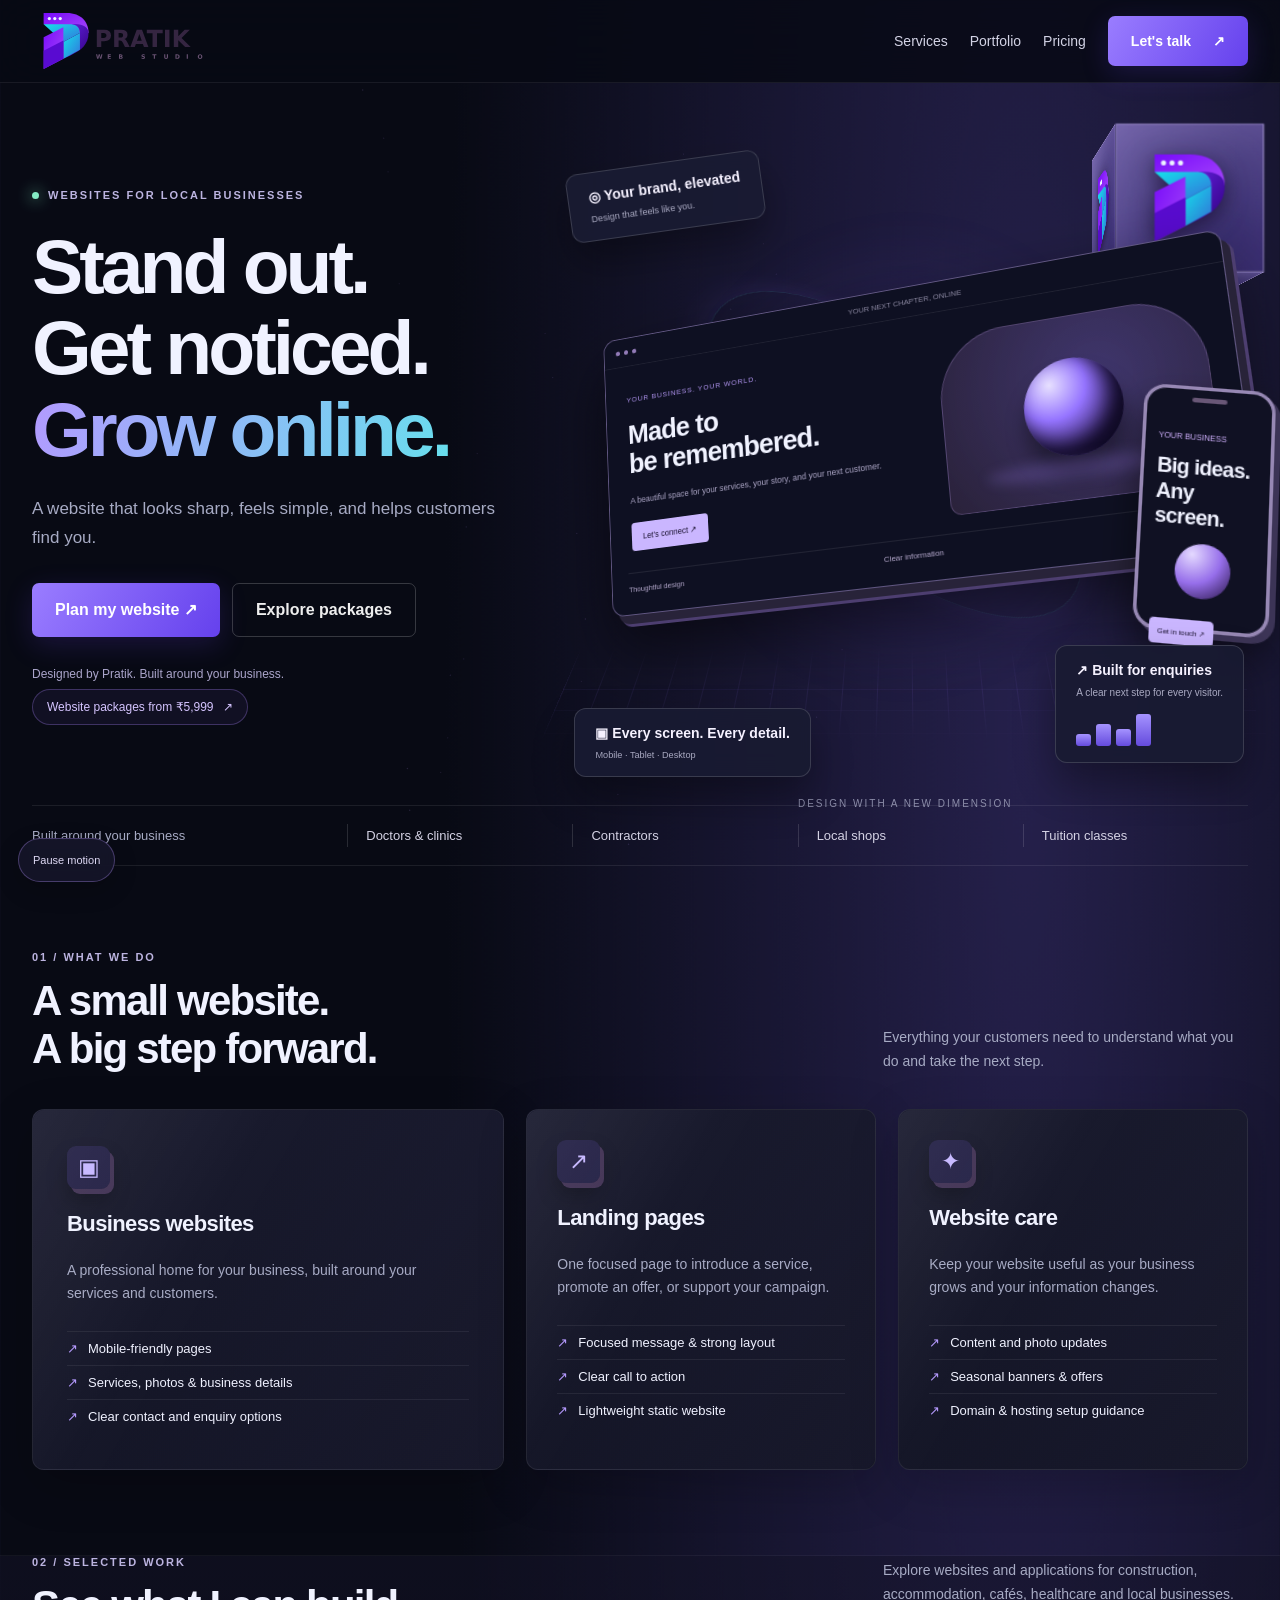
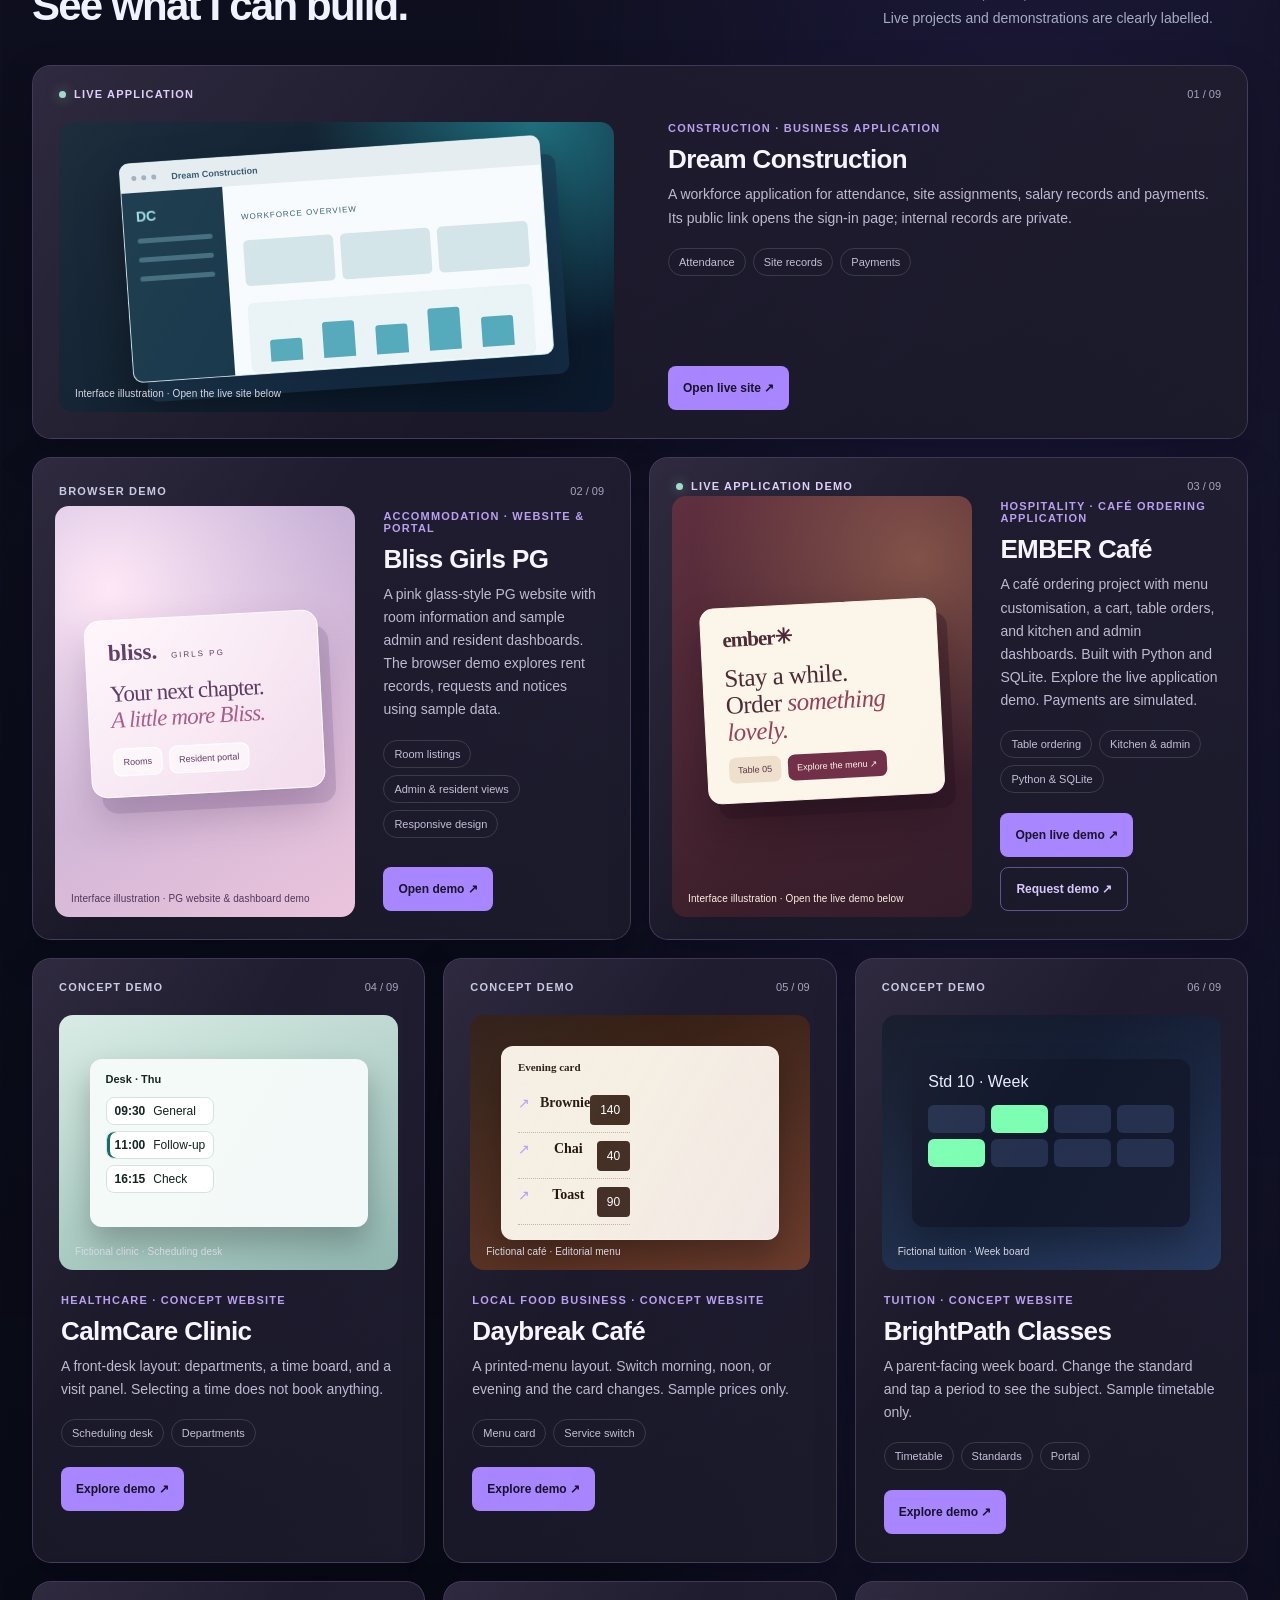
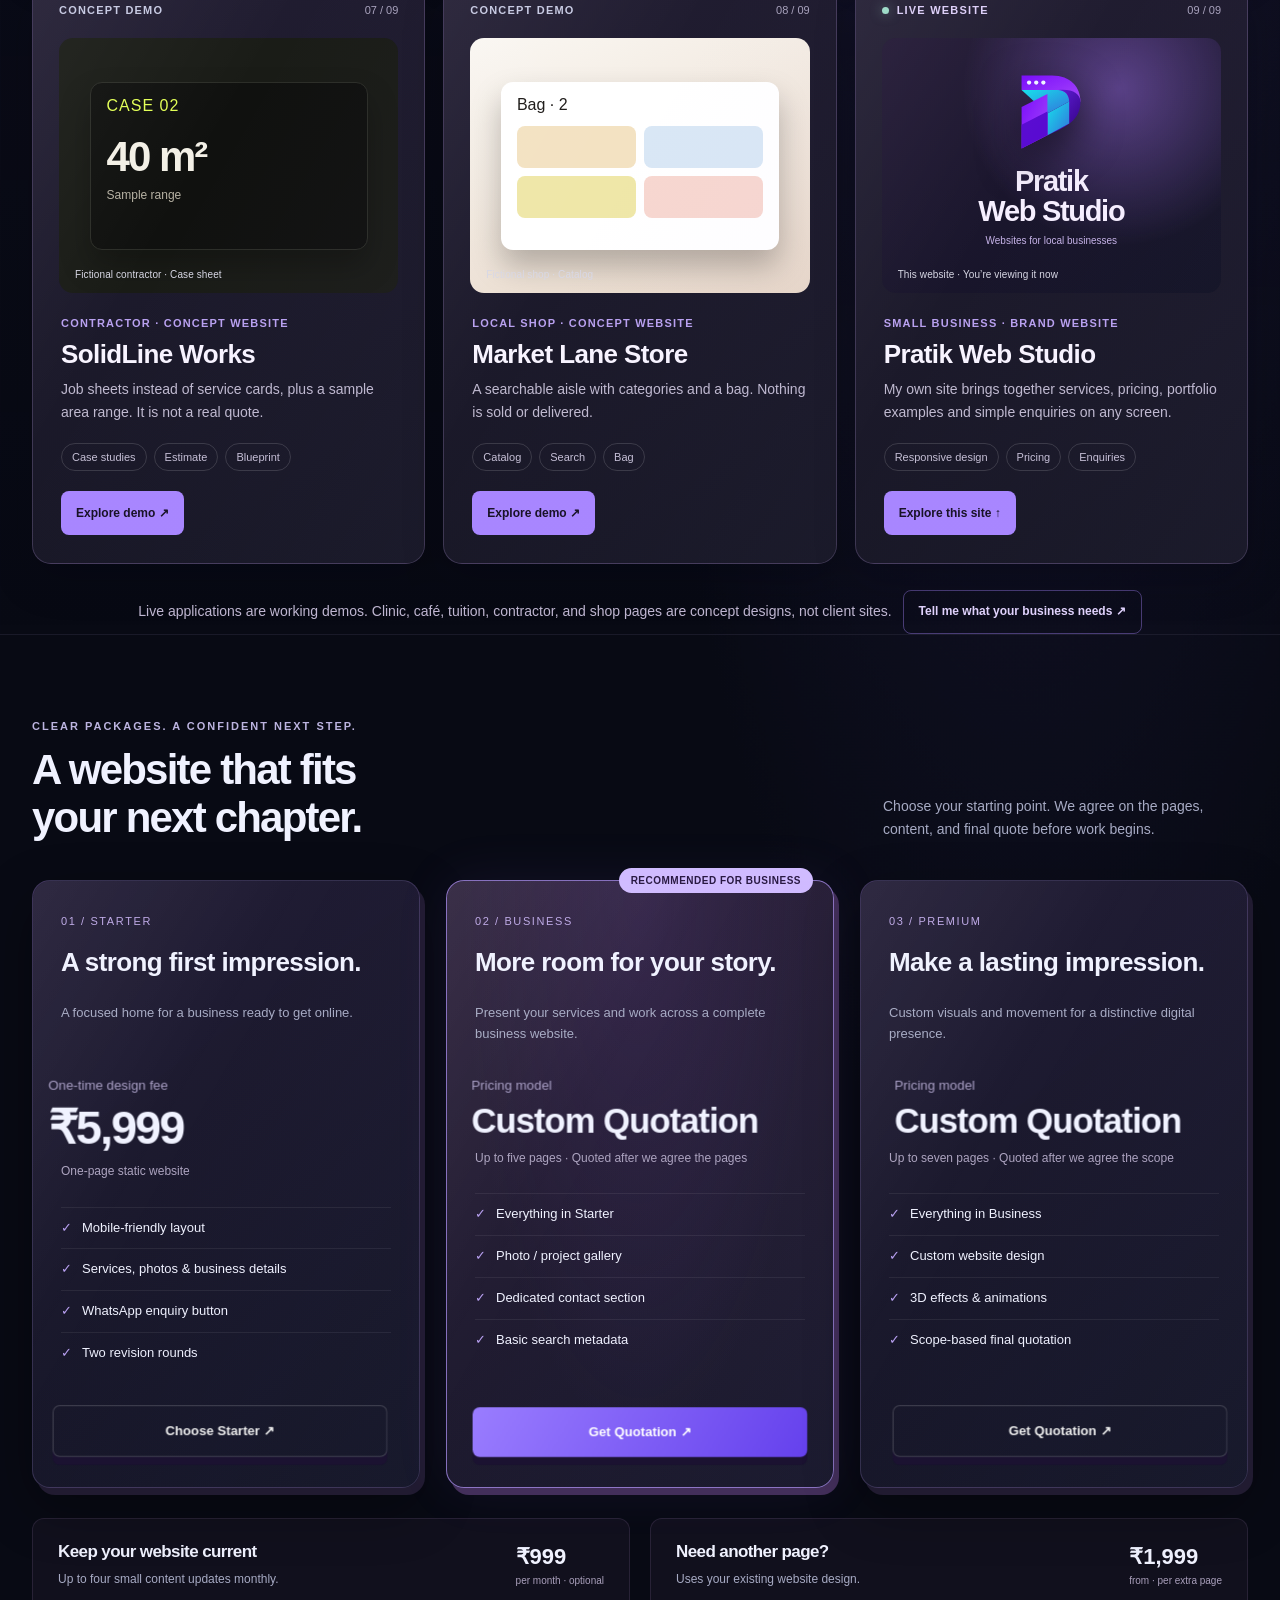
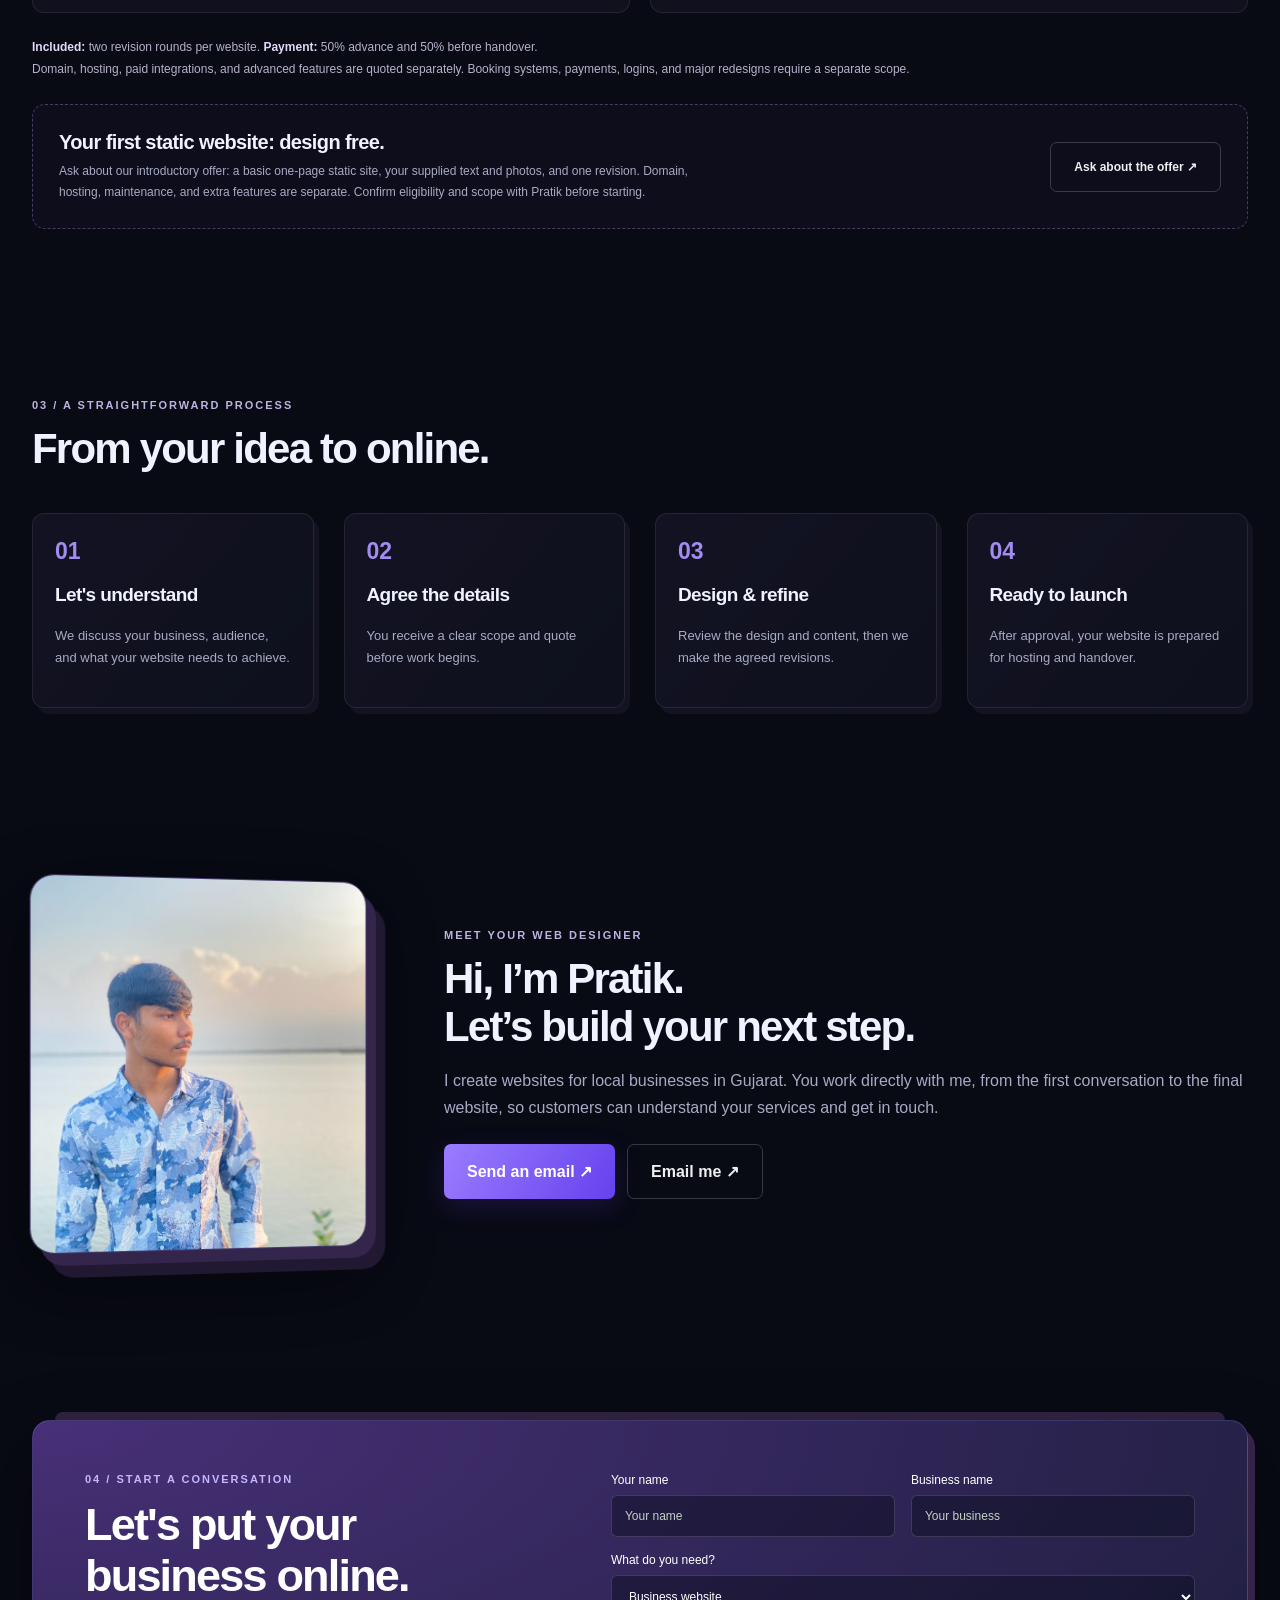
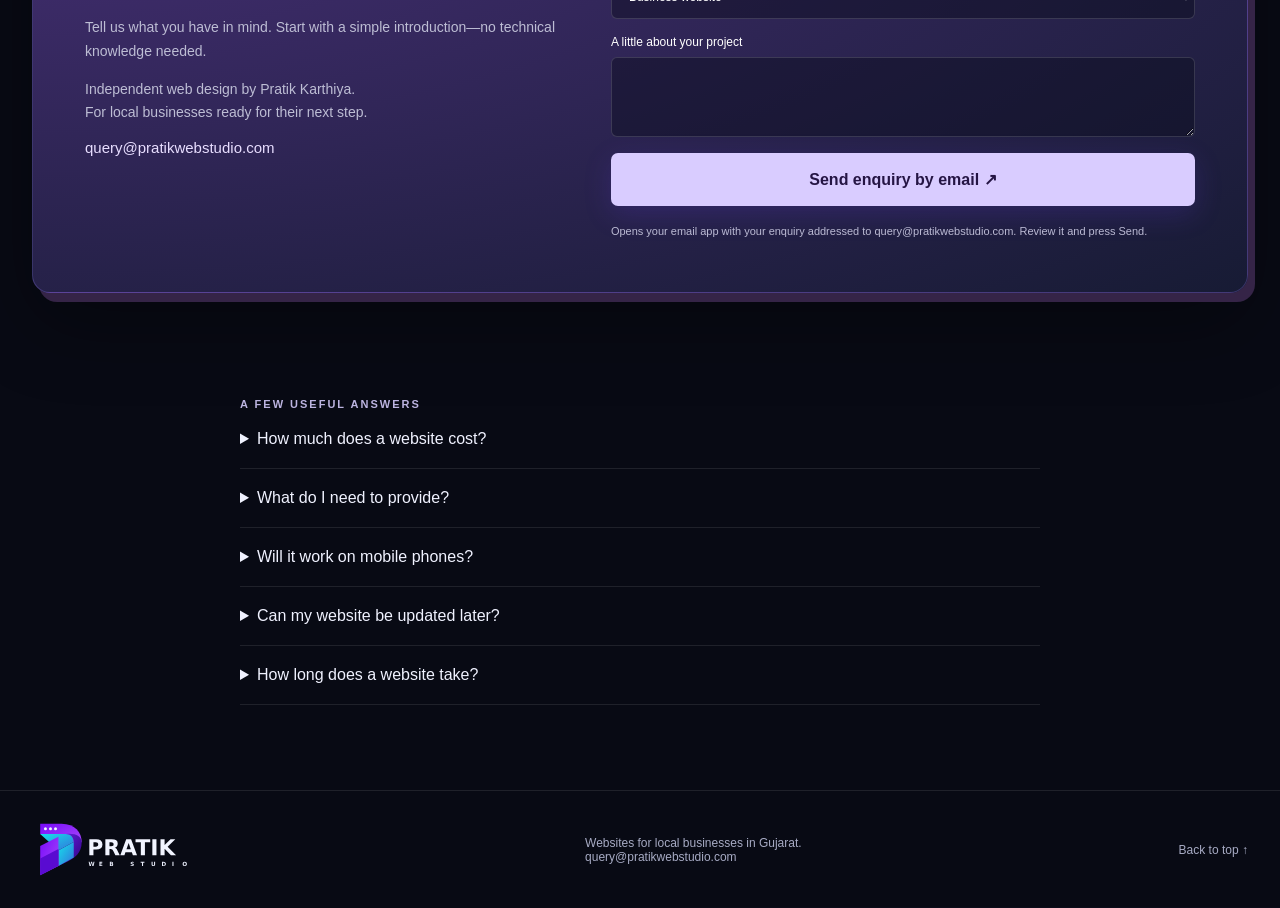
<file: index.html>
<!doctype html>
<html lang="en">
  <head>
    <meta charset="utf-8">
    <meta name="viewport" content="width=device-width,initial-scale=1">
    <!-- Google Tag Manager (GTM-K7HF7TWP) -->
    <script async src="https://www.googletagmanager.com/gtm.js?id=GTM-K7HF7TWP"></script>
    <script>
      window.dataLayer = window.dataLayer || [];
      function gtag(){dataLayer.push(arguments);}
      gtag('js', new Date());
    </script>
    <!-- Google tag (gtag.js) -->
    <script async src="https://www.googletagmanager.com/gtag/js?id=AW-18194297847">
    </script>
    <script>
  window.dataLayer = window.dataLayer || [];
  function gtag(){dataLayer.push(arguments);}
  gtag('js', new Date());
  gtag('config', 'AW-18194297847');
</script>
    <!-- Google AdSense -->
    <script async src="https://pagead2.googlesyndication.com/pagead/js/adsbygoogle.js?client=ca-pub-9761548431075527" crossorigin="anonymous"></script>
    <meta name="google-site-verification" content="RXlN85_AED6tmHU1MtNV7WfaKZAlir9bRco9C4J6rHQ">
    <meta name="description" content="Pratik Web Studio designs mobile-friendly websites for businesses in Gujarat. Explore website packages and contact Pratik Karthiya for a quote.">
    <title>Pratik Web Studio</title>
    <link rel="canonical" href="https://pratikwebstudio.com/">
    <meta property="og:type" content="website">
    <meta property="og:site_name" content="Pratik Web Studio">
    <meta property="og:title" content="Pratik Web Studio">
    <meta property="og:description" content="Mobile-friendly websites for local businesses in Gujarat. Explore packages and contact Pratik Karthiya.">
    <meta property="og:url" content="https://pratikwebstudio.com/">
    <meta property="og:image" content="https://pratikwebstudio.com/assets/favicon-512x512.png">
    <meta name="twitter:card" content="summary">
    <meta name="twitter:image" content="https://pratikwebstudio.com/assets/favicon-512x512.png">
    <script type="application/ld+json">{"@context":"https://schema.org","@type":"ProfessionalService","name":"Pratik Web Studio","url":"https://pratikwebstudio.com/","logo":"https://pratikwebstudio.com/assets/favicon-512x512.png","image":"https://pratikwebstudio.com/assets/favicon-512x512.png","email":"query@pratikwebstudio.com","areaServed":{"@type":"AdministrativeArea","name":"Gujarat"},"founder":{"@type":"Person","name":"Pratik Karthiya"}}</script>
    <link rel="icon" href="/favicon.ico" sizes="48x48">
    <link rel="icon" type="image/png" sizes="48x48" href="/assets/favicon-48x48.png">
    <link rel="icon" type="image/png" sizes="96x96" href="/assets/favicon-96x96.png">
    <link rel="icon" type="image/png" sizes="192x192" href="/assets/favicon-192x192.png">
    <link rel="icon" type="image/svg+xml" href="/assets/logo-icon.svg">
    <link rel="apple-touch-icon" sizes="180x180" href="/assets/apple-touch-icon.png">
    <link rel="stylesheet" href="css/style.css">
  </head>
  <body>
    <canvas class="depth-backdrop" id="depthBackdrop" aria-hidden="true">
    </canvas>
    <div class="progress" aria-hidden="true">
    </div>
    <header>
      <nav class="wrap" aria-label="Main navigation">
        <a class="brand" href="#" aria-label="Pratik Web Studio — home">
          <picture>
            <source media="(max-width:760px)" srcset="assets/logo-on-light.svg">
            <img class="brand-logo" src="assets/logo.svg" width="196" height="70" alt="Pratik Web Studio">
          </picture>
        </a>
        <div class="links">
          <a href="#services">Services</a>
          <a href="#work">Portfolio</a>
          <a href="#pricing">Pricing</a>
          <a class="button" href="#contact">
            Let's talk
            <span>↗</span>
          </a>
        </div>
        <button class="menu-button" id="menuButton" type="button" aria-expanded="false" aria-controls="mobileNav" aria-label="Open menu">
          <span>
          </span>
          <span>
          </span>
          <span>
          </span>
        </button>
      </nav>
      <div class="mobile-nav wrap" id="mobileNav" hidden>
        <a href="#work">
          See portfolio
          <span>↗</span>
        </a>
        <a href="#services">
          Services
          <span>↗</span>
        </a>
        <a href="#pricing">
          Pricing
          <span>↗</span>
        </a>
        <a href="#about">
          About Pratik
          <span>↗</span>
        </a>
        <a href="#contact">
          Contact
          <span>↗</span>
        </a>
      </div>
    </header>
    <button class="menu-backdrop" id="menuBackdrop" type="button" aria-label="Close navigation" tabindex="-1" hidden>
    </button>
    <main class="wrap" id="top">
      <div class="hero">
        <div>
          <div class="eyebrow">
            <span class="dot">
            </span>
            Websites for local businesses
          </div>
          <h1>
            <span class="hero-title-desktop">
              Stand out.
              <br>
              Get noticed.
              <br>
              <em>Grow online.</em>
            </span>
            <span class="hero-title-mobile">
              Your business.
              <br>
              Built to
              <br>
              <em>stand out.</em>
            </span>
          </h1>
          <p>A website that looks sharp, feels simple, and helps customers find you.</p>
          <div class="actions">
            <a class="button" href="#contact">Plan my website ↗</a>
            <a class="button outline" href="#pricing">Explore packages</a>
          </div>
          <div class="note">Designed by Pratik. Built around your business.</div>
          <a class="hero-offer" href="#pricing">
            Website packages from ₹5,999
            <span aria-hidden="true">↗</span>
          </a>
          <button class="motion-toggle" id="motionToggle" type="button" aria-pressed="false">Pause motion</button>
        </div>
        <div class="scene" aria-label="Three dimensional preview of desktop and mobile website designs">
          <div class="mobile-design-tag">
            <span aria-hidden="true">✦</span>
            A little different. A lot more you.
          </div>
          <div class="scene-grid">
          </div>
          <div class="orbit">
          </div>
          <div class="orbit second">
          </div>
          <div class="core" aria-hidden="true">
            <div class="face front"><img src="assets/logo-icon.svg" width="94" height="105" alt=""></div>
            <div class="face back"><img src="assets/logo-icon.svg" width="94" height="105" alt=""></div>
            <div class="face right"><img src="assets/logo-icon.svg" width="94" height="105" alt=""></div>
            <div class="face left"><img src="assets/logo-icon.svg" width="94" height="105" alt=""></div>
            <div class="face top"><img src="assets/logo-icon.svg" width="94" height="105" alt=""></div>
            <div class="face bottom"><img src="assets/logo-icon.svg" width="94" height="105" alt=""></div>
          </div>
          <div class="screen-stage" aria-hidden="true">
            <div class="demo-screen">
              <div class="screen-bar">
                <i>
                </i>
                <i>
                </i>
                <i>
                </i>
                <span>YOUR NEXT CHAPTER, ONLINE</span>
              </div>
              <div class="screen-main">
                <div class="screen-copy">
                  <small>YOUR BUSINESS. YOUR WORLD.</small>
                  <h3>
                    Made to
                    <br>
                    be remembered.
                  </h3>
                  <p>A beautiful space for your services, your story, and your next customer.</p>
                  <span class="screen-pill">Let’s connect ↗</span>
                </div>
                <div class="screen-art"><div class="sphere"></div>
              </div>
            </div>
            <div class="screen-footer">
              <span>Thoughtful design</span>
              <span>Clear information</span>
              <span>Easy enquiries</span>
            </div>
          </div>
          <div class="phone3d">
            <small>YOUR BUSINESS</small>
            <b>
              Big ideas.
              <br>
              Any screen.
            </b>
            <div class="phone-orb">
            </div>
            <span class="screen-pill">Get in touch ↗</span>
          </div>
        </div>
        <div class="floating float1">
          <strong>◎ Your brand, elevated</strong>
          <small>Design that feels like you.</small>
        </div>
        <div class="floating float2">
          <strong>↗ Built for enquiries</strong>
          <small>A clear next step for every visitor.</small>
          <div class="mini-bars" aria-hidden="true">
            <i>
            </i>
            <i>
            </i>
            <i>
            </i>
            <i>
            </i>
          </div>
        </div>
        <div class="floating float3">
          <strong>▣ Every screen. Every detail.</strong>
          <small>Mobile · Tablet · Desktop</small>
        </div>
        <span class="scene-caption">Design with a new dimension</span>
      </div>
    </div>
    <div class="strip">
      <span>Built around your business</span>
      <span>Doctors & clinics</span>
      <span>Contractors</span>
      <span>Local shops</span>
      <span>Tuition classes</span>
    </div>
    <section id="services">
      <div class="sectionhead">
        <div>
          <div class="eyebrow">01 / What we do</div>
          <h2>
            A small website.
            <br>
            A big step forward.
          </h2>
        </div>
        <p>Everything your customers need to understand what you do and take the next step.</p>
      </div>
      <div class="services">
        <article class="card">
          <div class="icon">▣</div>
          <h3>Business websites</h3>
          <p>A professional home for your business, built around your services and customers.</p>
          <ul>
            <li>Mobile-friendly pages</li>
            <li>Services, photos & business details</li>
            <li>Clear contact and enquiry options</li>
          </ul>
        </article>
        <article class="card">
          <div class="icon">↗</div>
          <h3>Landing pages</h3>
          <p>One focused page to introduce a service, promote an offer, or support your campaign.</p>
          <ul>
            <li>Focused message & strong layout</li>
            <li>Clear call to action</li>
            <li>Lightweight static website</li>
          </ul>
        </article>
        <article class="card">
          <div class="icon">✦</div>
          <h3>Website care</h3>
          <p>Keep your website useful as your business grows and your information changes.</p>
          <ul>
            <li>Content and photo updates</li>
            <li>Seasonal banners & offers</li>
            <li>Domain & hosting setup guidance</li>
          </ul>
        </article>
      </div>
    </section>
  </main>
  <div class="work" id="work">
    <section class="wrap">
      <div class="sectionhead">
        <div>
          <div class="eyebrow">02 / Selected work</div>
          <h2>See what I can build.</h2>
        </div>
        <p>Explore websites and applications for construction, accommodation, cafés, healthcare and local businesses. Live projects and demonstrations are clearly labelled.</p>
      </div>
      <div class="portfolio-grid">
        <article class="portfolio-card featured">
          <div class="portfolio-top">
            <span class="portfolio-status"><span class="live-dot"></span>
            Live application
          </span>
          <span class="portfolio-index">01 / 09</span>
        </div>
        <div class="portfolio-visual visual-dream" aria-hidden="true">
          <div class="preview-window">
            <div class="preview-toolbar">
              <i>
              </i>
              <i>
              </i>
              <i>
              </i>
              <span>Dream Construction</span>
            </div>
            <div class="preview-sidebar">
              <b>DC</b>
              <span>
              </span>
              <span>
              </span>
              <span>
              </span>
            </div>
            <div class="preview-content">
              <small>WORKFORCE OVERVIEW</small>
              <div class="preview-numbers">
                <b>
                </b>
                <b>
                </b>
                <b>
                </b>
              </div>
              <div class="preview-chart">
                <i>
                </i>
                <i>
                </i>
                <i>
                </i>
                <i>
                </i>
                <i>
                </i>
              </div>
            </div>
          </div>
          <span class="visual-caption">Interface illustration · Open the live site below</span>
        </div>
        <div class="portfolio-copy">
          <div class="portfolio-kind">Construction · Business application</div>
          <h3>Dream Construction</h3>
          <p>A workforce application for attendance, site assignments, salary records and payments. Its public link opens the sign-in page; internal records are private.</p>
          <div class="portfolio-tags">
            <span>Attendance</span>
            <span>Site records</span>
            <span>Payments</span>
          </div>
          <div class="portfolio-links">
            <a href="https://dream-construction.pratikkarathiya6.workers.dev/" target="_blank" rel="noopener noreferrer">Open live site ↗</a>
          </div>
        </div>
      </article>
      <article class="portfolio-card" id="bliss-pg-project">
        <div class="portfolio-top">
          <span class="portfolio-status prototype">Browser demo</span>
          <span class="portfolio-index">02 / 09</span>
        </div>
        <div class="portfolio-visual visual-pg" aria-hidden="true">
          <div class="pg-preview">
            <span>
              bliss.
              <small>GIRLS PG</small>
            </span>
            <strong>
              Your next chapter.
              <br>
              <em>A little more Bliss.</em>
            </strong>
            <div class="pg-preview-panels">
              <i>Rooms</i>
              <i>Resident portal</i>
            </div>
          </div>
          <span class="visual-caption">Interface illustration · PG website & dashboard demo</span>
        </div>
        <div class="portfolio-copy">
          <div class="portfolio-kind">Accommodation · Website & portal</div>
          <h3>Bliss Girls PG</h3>
          <p>A pink glass-style PG website with room information and sample admin and resident dashboards. The browser demo explores rent records, requests and notices using sample data.</p>
          <div class="portfolio-tags">
            <span>Room listings</span>
            <span>Admin & resident views</span>
            <span>Responsive design</span>
          </div>
          <div class="portfolio-links">
            <a href="https://blisspg.netlify.app/" target="_blank" rel="noopener noreferrer">Open demo ↗</a>
          </div>
        </div>
      </article>
      <article class="portfolio-card" id="ember-project">
        <div class="portfolio-top">
          <span class="portfolio-status"><span class="live-dot"></span>
          Live application demo
        </span>
        <span class="portfolio-index">03 / 09</span>
      </div>
      <div class="portfolio-visual visual-ember" aria-hidden="true">
        <div class="ember-preview">
          <span>ember✳</span>
          <strong>
            Stay a while.
            <br>
            Order
            <em>something lovely.</em>
          </strong>
          <div class="ember-preview-menu">
            <i>Table 05</i>
            <i>Explore the menu ↗</i>
          </div>
        </div>
        <span class="visual-caption">Interface illustration · Open the live demo below</span>
      </div>
      <div class="portfolio-copy">
        <div class="portfolio-kind">Hospitality · Café ordering application</div>
        <h3>EMBER Café</h3>
        <p>A café ordering project with menu customisation, a cart, table orders, and kitchen and admin dashboards. Built with Python and SQLite. Explore the live application demo. Payments are simulated.</p>
        <div class="portfolio-tags">
          <span>Table ordering</span>
          <span>Kitchen &amp; admin</span>
          <span>Python &amp; SQLite</span>
        </div>
        <div class="portfolio-links">
          <a href="https://ember-mkxl.onrender.com/" target="_blank" rel="noopener noreferrer">Open live demo ↗</a>
          <a href="mailto:query@pratikwebstudio.com?subject=EMBER%20Caf%C3%A9%20demo%20request&amp;body=Hi%20Pratik%2C%20I%20would%20like%20a%20demo%20of%20your%20EMBER%20caf%C3%A9%20ordering%20project.">Request demo ↗</a>
        </div>
      </div>
    </article>
    <article class="portfolio-card">
      <div class="portfolio-top">
        <span class="portfolio-status prototype">Concept demo</span>
        <span class="portfolio-index">04 / 09</span>
      </div>
      <div class="portfolio-visual visual-clinic" aria-hidden="true">
        <div class="clinic-preview desk">
          <span>Desk · Thu</span>
          <ul>
            <li><b>09:30</b> General</li>
            <li class="on"><b>11:00</b> Follow-up</li>
            <li><b>16:15</b> Check</li>
          </ul>
        </div>
        <span class="visual-caption">Fictional clinic · Scheduling desk</span>
      </div>
      <div class="portfolio-copy">
        <div class="portfolio-kind">Healthcare · Concept website</div>
        <h3>CalmCare Clinic</h3>
        <p>A front-desk layout: departments, a time board, and a visit panel. Selecting a time does not book anything.</p>
        <div class="portfolio-tags">
          <span>Scheduling desk</span>
          <span>Departments</span>
        </div>
        <div class="portfolio-links">
          <a href="projects/clinic/" target="_blank" rel="noopener noreferrer">Explore demo ↗</a>
        </div>
      </div>
    </article>
    <article class="portfolio-card">
      <div class="portfolio-top">
        <span class="portfolio-status prototype">Concept demo</span>
        <span class="portfolio-index">05 / 09</span>
      </div>
      <div class="portfolio-visual visual-cafe" aria-hidden="true">
        <div class="cafe-preview card">
          <span>Evening card</span>
          <ul>
            <li><b>Brownie</b><i>140</i></li>
            <li><b>Chai</b><i>40</i></li>
            <li><b>Toast</b><i>90</i></li>
          </ul>
        </div>
        <span class="visual-caption">Fictional café · Editorial menu</span>
      </div>
      <div class="portfolio-copy">
        <div class="portfolio-kind">Local food business · Concept website</div>
        <h3>Daybreak Café</h3>
        <p>A printed-menu layout. Switch morning, noon, or evening and the card changes. Sample prices only.</p>
        <div class="portfolio-tags">
          <span>Menu card</span>
          <span>Service switch</span>
        </div>
        <div class="portfolio-links">
          <a href="projects/cafe/" target="_blank" rel="noopener noreferrer">Explore demo ↗</a>
        </div>
      </div>
    </article>
    <article class="portfolio-card">
      <div class="portfolio-top">
        <span class="portfolio-status prototype">Concept demo</span>
        <span class="portfolio-index">06 / 09</span>
      </div>
      <div class="portfolio-visual visual-tuition" aria-hidden="true">
        <div class="tuition-preview board">
          <span>Std 10 · Week</span>
          <div class="tt"><i></i><i class="on"></i><i></i><i></i><i class="on"></i><i></i><i></i><i></i></div>
        </div>
        <span class="visual-caption">Fictional tuition · Week board</span>
      </div>
      <div class="portfolio-copy">
        <div class="portfolio-kind">Tuition · Concept website</div>
        <h3>BrightPath Classes</h3>
        <p>A parent-facing week board. Change the standard and tap a period to see the subject. Sample timetable only.</p>
        <div class="portfolio-tags"><span>Timetable</span><span>Standards</span><span>Portal</span></div>
        <div class="portfolio-links"><a href="projects/tuition/" target="_blank" rel="noopener noreferrer">Explore demo ↗</a></div>
      </div>
    </article>
    <article class="portfolio-card">
      <div class="portfolio-top">
        <span class="portfolio-status prototype">Concept demo</span>
        <span class="portfolio-index">07 / 09</span>
      </div>
      <div class="portfolio-visual visual-contractor" aria-hidden="true">
        <div class="contractor-preview case">
          <span>CASE 02</span>
          <strong>40 m²</strong>
          <em>Sample range</em>
        </div>
        <span class="visual-caption">Fictional contractor · Case sheet</span>
      </div>
      <div class="portfolio-copy">
        <div class="portfolio-kind">Contractor · Concept website</div>
        <h3>SolidLine Works</h3>
        <p>Job sheets instead of service cards, plus a sample area range. It is not a real quote.</p>
        <div class="portfolio-tags"><span>Case studies</span><span>Estimate</span><span>Blueprint</span></div>
        <div class="portfolio-links"><a href="projects/contractor/" target="_blank" rel="noopener noreferrer">Explore demo ↗</a></div>
      </div>
    </article>
    <article class="portfolio-card">
      <div class="portfolio-top">
        <span class="portfolio-status prototype">Concept demo</span>
        <span class="portfolio-index">08 / 09</span>
      </div>
      <div class="portfolio-visual visual-shop" aria-hidden="true">
        <div class="shop-preview aisle">
          <span>Bag · 2</span>
          <div class="pg"><b></b><b></b><b></b><b></b></div>
        </div>
        <span class="visual-caption">Fictional shop · Catalog</span>
      </div>
      <div class="portfolio-copy">
        <div class="portfolio-kind">Local shop · Concept website</div>
        <h3>Market Lane Store</h3>
        <p>A searchable aisle with categories and a bag. Nothing is sold or delivered.</p>
        <div class="portfolio-tags"><span>Catalog</span><span>Search</span><span>Bag</span></div>
        <div class="portfolio-links"><a href="projects/shop/" target="_blank" rel="noopener noreferrer">Explore demo ↗</a></div>
      </div>
    </article>
    <article class="portfolio-card">
      <div class="portfolio-top">
        <span class="portfolio-status"><span class="live-dot"></span>
        Live website
      </span>
      <span class="portfolio-index">09 / 09</span>
    </div>
    <div class="portfolio-visual visual-studio" aria-hidden="true">
      <div class="studio-preview">
        <img src="assets/logo-icon.svg" width="82" height="92" alt="" loading="lazy">
        <b>
          Pratik
          <br>
          Web Studio
        </b>
        <span>Websites for local businesses</span>
      </div>
      <span class="visual-caption">This website · You’re viewing it now</span>
    </div>
    <div class="portfolio-copy">
      <div class="portfolio-kind">Small business · Brand website</div>
      <h3>Pratik Web Studio</h3>
      <p>My own site brings together services, pricing, portfolio examples and simple enquiries on any screen.</p>
      <div class="portfolio-tags">
        <span>Responsive design</span>
        <span>Pricing</span>
        <span>Enquiries</span>
      </div>
      <div class="portfolio-links">
        <a href="#top" aria-label="Explore Pratik Web Studio from the top">Explore this site ↑</a>
      </div>
    </div>
  </article>
</div>
<p class="portfolio-note">
  Live applications are working demos. Clinic, café, tuition, contractor, and shop pages are concept designs, not client sites.
  <a href="#contact">Tell me what your business needs ↗</a>
</p>
</section>
</div>
<main class="wrap">
  <section id="pricing">
    <div class="sectionhead">
      <div>
        <div class="eyebrow">Clear packages. A confident next step.</div>
        <h2>
          A website that fits
          <br>
          your next chapter.
        </h2>
      </div>
      <p>Choose your starting point. We agree on the pages, content, and final quote before work begins.</p>
    </div>
    <div class="pricing-grid">
      <article class="price-card">
        <div class="plan-label">01 / Starter</div>
        <h3>A strong first impression.</h3>
        <p class="plan-description">A focused home for a business ready to get online.</p>
        <div class="price">
          <small>One-time design fee</small>
          ₹5,999
        </div>
        <p class="price-caption">One-page static website</p>
        <ul>
          <li>Mobile-friendly layout</li>
          <li>Services, photos & business details</li>
          <li>WhatsApp enquiry button</li>
          <li>Two revision rounds</li>
        </ul>
        <a class="button outline" data-plan="Starter">Choose Starter ↗</a>
      </article>
      <article class="price-card recommended">
        <span class="recommendation">RECOMMENDED FOR BUSINESS</span>
        <div class="plan-label">02 / Business</div>
        <h3>More room for your story.</h3>
        <p class="plan-description">Present your services and work across a complete business website.</p>
        <div class="price price-quote">
          <small>Pricing model</small>
          Custom Quotation
        </div>
        <p class="price-caption">Up to five pages · Quoted after we agree the pages</p>
        <ul>
          <li>Everything in Starter</li>
          <li>Photo / project gallery</li>
          <li>Dedicated contact section</li>
          <li>Basic search metadata</li>
        </ul>
        <a class="button" data-plan="Business">Get Quotation ↗</a>
      </article>
      <article class="price-card">
        <div class="plan-label">03 / Premium</div>
        <h3>Make a lasting impression.</h3>
        <p class="plan-description">Custom visuals and movement for a distinctive digital presence.</p>
        <div class="price price-quote">
          <small>Pricing model</small>
          Custom Quotation
        </div>
        <p class="price-caption">Up to seven pages · Quoted after we agree the scope</p>
        <ul>
          <li>Everything in Business</li>
          <li>Custom website design</li>
          <li>3D effects & animations</li>
          <li>Scope-based final quotation</li>
        </ul>
        <a class="button outline" data-plan="Premium">Get Quotation ↗</a>
      </article>
    </div>
    <div class="pricing-extras">
      <div class="extra">
        <div>
          <h3>Keep your website current</h3>
          <p>Up to four small content updates monthly.</p>
        </div>
        <strong>
          ₹999
          <small>per month · optional</small>
        </strong>
      </div>
      <div class="extra">
        <div>
          <h3>Need another page?</h3>
          <p>Uses your existing website design.</p>
        </div>
        <strong>
          ₹1,999
          <small>from · per extra page</small>
        </strong>
      </div>
    </div>
    <p class="terms">
      <strong>Included:</strong>
      two revision rounds per website.
      <strong>Payment:</strong>
      50% advance and 50% before handover.
      <br>
      Domain, hosting, paid integrations, and advanced features are quoted separately. Booking systems, payments, logins, and major redesigns require a separate scope.
    </p>
    <div class="free-offer">
      <div>
        <h3>Your first static website: design free.</h3>
        <p>Ask about our introductory offer: a basic one-page static site, your supplied text and photos, and one revision. Domain, hosting, maintenance, and extra features are separate. Confirm eligibility and scope with Pratik before starting.</p>
      </div>
      <a class="button outline" data-plan="Free offer">Ask about the offer ↗</a>
    </div>
  </section>
  <section id="process">
    <div class="eyebrow">03 / A straightforward process</div>
    <h2>From your idea to online.</h2>
    <div class="steps">
      <div class="step">
        <span>01</span>
        <h3>Let's understand</h3>
        <p>We discuss your business, audience, and what your website needs to achieve.</p>
      </div>
      <div class="step">
        <span>02</span>
        <h3>Agree the details</h3>
        <p>You receive a clear scope and quote before work begins.</p>
      </div>
      <div class="step">
        <span>03</span>
        <h3>Design & refine</h3>
        <p>Review the design and content, then we make the agreed revisions.</p>
      </div>
      <div class="step">
        <span>04</span>
        <h3>Ready to launch</h3>
        <p>After approval, your website is prepared for hosting and handover.</p>
      </div>
    </div>
  </section>
  <section id="about">
    <div class="about">
      <div class="portrait"><img src="assets/pratik-portrait.jpg" decoding="async" alt="Pratik Karthiya, web designer" width="600" height="800" loading="lazy"></div>
      <div>
        <div class="eyebrow">Meet your web designer</div>
        <h2>
          Hi, I’m Pratik.
          <br>
          Let’s build your next step.
        </h2>
        <p>I create websites for local businesses in Gujarat. You work directly with me, from the first conversation to the final website, so customers can understand your services and get in touch.</p>
        <div class="direct">
          <a class="button" href="mailto:query@pratikwebstudio.com?subject=Website%20enquiry&amp;body=Hi%20Pratik%2C%20I%20need%20a%20website%20for%20my%20business.">Send an email ↗</a>
          <a class="button outline" href="mailto:query@pratikwebstudio.com">Email me ↗</a>
        </div>
      </div>
    </div>
  </section>
  <section id="contact">
    <div class="contact">
      <div>
        <div class="eyebrow">04 / Start a conversation</div>
        <h2>
          Let's put your
          <br>
          business online.
        </h2>
        <p>Tell us what you have in mind. Start with a simple introduction—no technical knowledge needed.</p>
        <p>
          Independent web design by Pratik Karthiya.
          <br>
          For local businesses ready for their next step.
        </p>
        <a class="contact-link" href="mailto:query@pratikwebstudio.com">query@pratikwebstudio.com</a>
        <p>
        </p>
      </div>
      <form id="enquiry">
        <label>
          Your name
          <input name="name" placeholder="Your name" required maxlength="80" autocomplete="name">
        </label>
        <label>
          Business name
          <input name="business" placeholder="Your business" required maxlength="100" autocomplete="organization">
        </label>
        <label class="full">
          What do you need?
          <select name="service">
            <option>Business website</option>
            <option>Starter — ₹5,999</option>
            <option>Business — Custom Quotation</option>
            <option>Premium — Custom Quotation</option>
            <option>Maintenance — ₹999/month</option>
            <option>Free first static website offer</option>
            <option>Landing page</option>
            <option>Website updates</option>
            <option>Help choosing</option>
          </select>
        </label>
        <label class="full">
          A little about your project
          <textarea name="message"></textarea>
        </label>
        <button class="button light full" type="submit">Send enquiry by email ↗</button>
        <p class="formnote full">Opens your email app with your enquiry addressed to query@pratikwebstudio.com. Review it and press Send.</p>
      </form>
    </div>
  </section>
  <section class="faq">
    <div class="eyebrow">A few useful answers</div>
    <details>
      <summary>How much does a website cost?</summary>
      <p>Starter is ₹5,999 for a one-page site. Business (up to five pages) and Premium (custom design and 3D animations) packages are quoted individually based on your scope and project requirements. Each includes two revision rounds. Domain, hosting, maintenance, and advanced features are separate. We confirm your final scope and quotation before work begins.</p>
    </details>
    <details>
      <summary>What do I need to provide?</summary>
      <p>Your business name, logo if available, services, photos, and contact details. We can help organise the content into clear website sections.</p>
    </details>
    <details>
      <summary>Will it work on mobile phones?</summary>
      <p>Yes. Website layouts are designed to adapt to mobile, tablet, and desktop screens.</p>
    </details>
    <details>
      <summary>Can my website be updated later?</summary>
      <p>Yes. Content updates and ongoing maintenance can be arranged separately, based on your needs.</p>
    </details>
    <details>
      <summary>How long does a website take?</summary>
      <p>A Starter one-page site is usually ready for review within a few days after your text and photos are ready. Larger sites depend on the number of pages and how quickly content is confirmed. The timeline is agreed with the quote, before work starts.</p>
    </details>
  </section>
</main>
<footer>
  <div class="wrap foot">
    <a class="footer-logo" href="#" aria-label="Pratik Web Studio — back to top"><img src="assets/logo.svg" width="176" height="63" alt="Pratik Web Studio"></a>
    <span>Websites for local businesses in Gujarat.<br><a href="mailto:query@pratikwebstudio.com">query@pratikwebstudio.com</a></span>
    <a href="#top">Back to top ↑</a>
  </div>
</footer>
<nav class="mobile-dock" aria-label="Quick mobile navigation">
  <a href="#work">Projects</a>
  <a href="#pricing">Pricing</a>
  <a href="mailto:query@pratikwebstudio.com">Email us ↗</a>
</nav>
<dialog id="messageDialog">
  <h3>Your enquiry is ready</h3>
  <p>Send your enquiry to query@pratikwebstudio.com using your email app. If it did not open, use the link below or copy the message into an email.</p>
  <textarea id="prepared" readonly></textarea>
  <a class="button" id="emailRetry" href="mailto:query@pratikwebstudio.com">Open email app ↗</a>
  <button class="button" id="copy">Copy message</button>
  <button class="button outline" id="close">Close</button>
  <div id="status" class="status" role="status">
  </div>
</dialog>
<script src="js/main.js" defer>
</script>
</body>
</html>
</file>
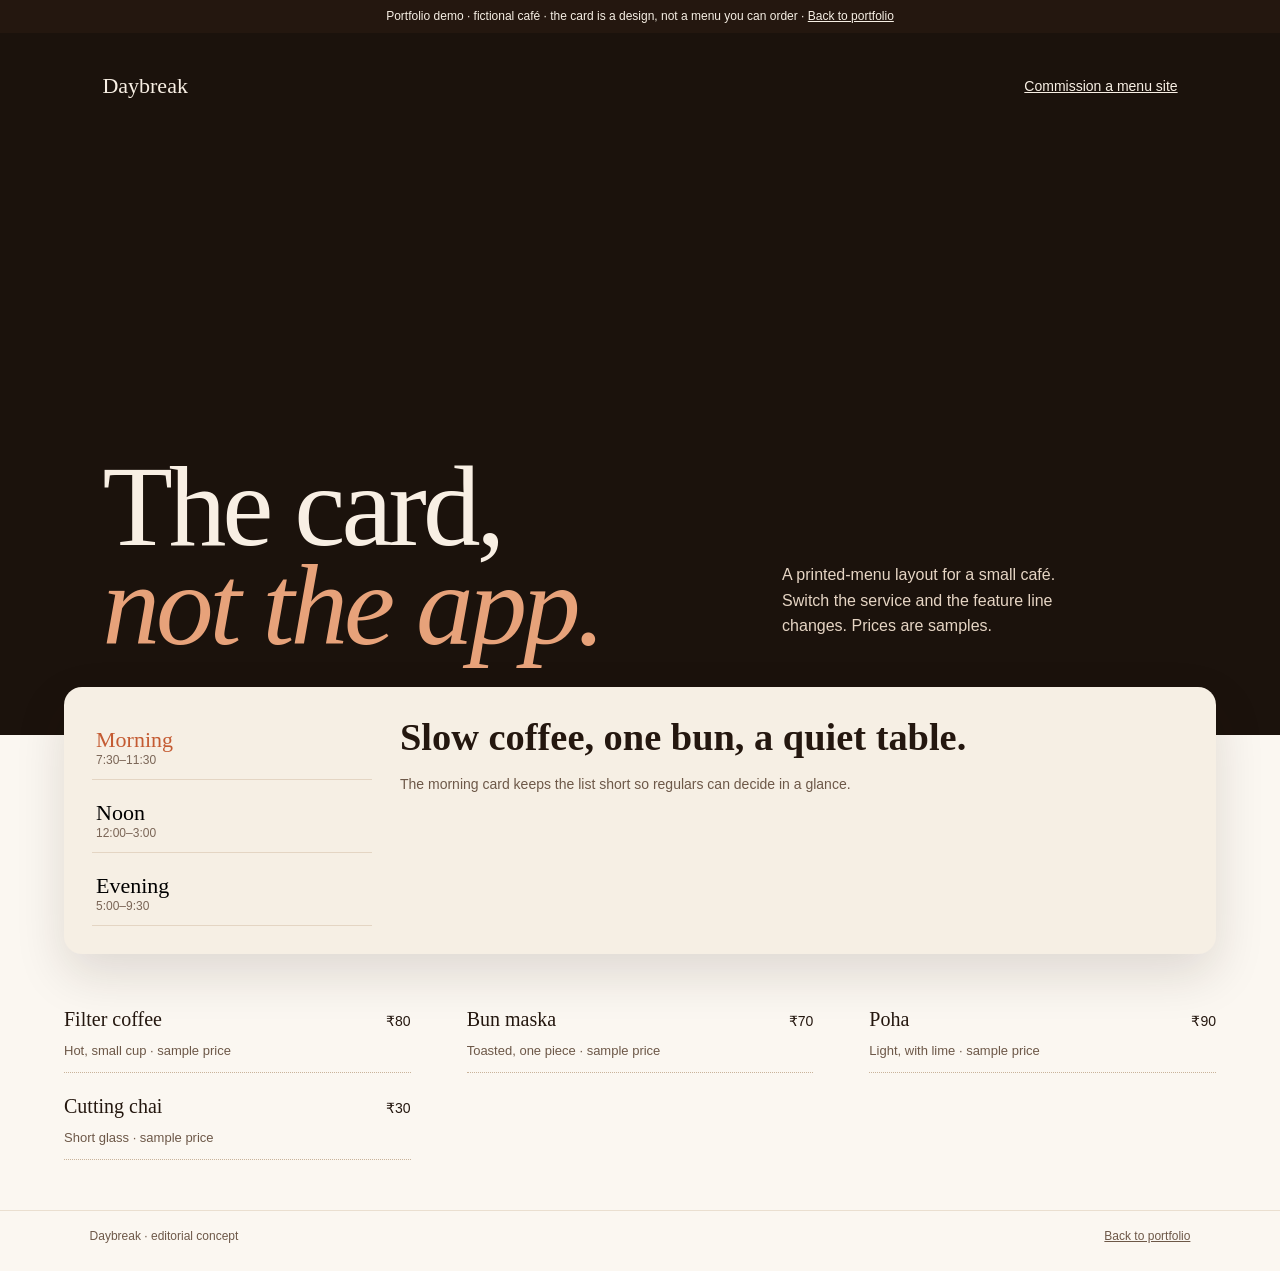
<file: projects/cafe/index.html>
<!doctype html>
<html lang="en">
<head>
<meta charset="utf-8">
<meta name="viewport" content="width=device-width,initial-scale=1">
<meta name="robots" content="noindex">
<title>Daybreak Card — Portfolio Demo</title>
<meta name="description" content="An editorial café menu concept by Pratik Web Studio. Fictional, nothing is served.">
<style>
:root{--ink:#24170f;--rust:#c45b32;--cream:#f6efe4;--paper:#fbf7f1}
*{box-sizing:border-box}
body{margin:0;background:var(--paper);color:var(--ink);font-family:Georgia,serif}
a{color:inherit}
button{font:inherit;cursor:pointer}
a:focus-visible,button:focus-visible{outline:3px solid #e0a15a;outline-offset:3px}
.demo{background:#24170f;color:#f6efe4;text-align:center;padding:8px 14px;font:12px/1.4 Arial,sans-serif}
.hero{min-height:70vh;background:#1b120c;color:#f8efe4;display:grid;grid-template-columns:1.1fr .9fr;gap:30px;align-items:end;padding:28px 7vw 54px}
.hero nav{grid-column:1/-1;display:flex;justify-content:space-between;align-items:center;font:14px Arial,sans-serif;align-self:start}
.mark{font-family:Georgia,serif;font-size:22px}
h1{font-weight:400;font-size:clamp(64px,9vw,120px);line-height:.86;letter-spacing:-4px;margin:0}
h1 em{font-style:italic;color:#e7a27a}
.hero p{font:16px/1.6 Arial,sans-serif;color:#e6d5c4;max-width:34ch}
.sheet{margin:-36px 5vw 40px;background:var(--cream);border-radius:18px;padding:28px;display:grid;grid-template-columns:220px 1fr;gap:28px;box-shadow:0 20px 50px #24170f22}
.times{display:flex;flex-direction:column;gap:8px}
.times button{text-align:left;border:0;background:transparent;border-bottom:1px solid #e4d5c3;padding:12px 4px;font-family:Georgia,serif;font-size:22px}
.times button.on{color:var(--rust)}
.times small{display:block;font:12px Arial,sans-serif;color:#7a6556}
.feature{font-size:clamp(28px,3vw,40px);line-height:1.15;margin:0 0 8px}
.sub{font:14px/1.6 Arial,sans-serif;color:#6d5848}
.menu{margin:8px 5vw 50px;display:grid;grid-template-columns:1fr 1fr;gap:8px 48px}
.item{display:grid;grid-template-columns:1fr auto;gap:12px;align-items:baseline;border-bottom:1px dotted #c9b39a;padding:14px 0}
.item b{font-weight:500;font-size:20px}
.item span{font:13px Arial,sans-serif;color:#6d5848;grid-column:1}
.item i{font-style:normal;font:14px Arial,sans-serif}
.foot{display:flex;justify-content:space-between;gap:12px;flex-wrap:wrap;padding:18px 7vw 28px;border-top:1px solid #eadfd0;font:12px Arial,sans-serif;color:#6d5848}
@media(max-width:800px){
  .hero,.sheet,.menu{grid-template-columns:1fr}
  .hero{min-height:0;padding:20px 20px 48px}
  h1{font-size:64px;letter-spacing:-2px}
  .sheet,.menu{margin-left:16px;margin-right:16px}
}
@media(min-width:1100px){
  .hero{min-height:78vh;grid-template-columns:1.15fr .7fr;padding:40px 8vw 80px}
  .sheet{grid-template-columns:280px 1fr;margin-top:-48px}
  .menu{grid-template-columns:1fr 1fr 1fr;column-gap:56px}
}
</style>
</head>
<body>
<div class="demo">Portfolio demo · fictional café · the card is a design, not a menu you can order · <a href="../../#work">Back to portfolio</a></div>
<header class="hero">
  <nav><span class="mark">Daybreak</span><a href="../../#contact">Commission a menu site</a></nav>
  <h1>The card,<br><em>not the app.</em></h1>
  <p>A printed-menu layout for a small café. Switch the service and the feature line changes. Prices are samples.</p>
</header>
<section class="sheet">
  <div class="times" id="times"></div>
  <div>
    <h2 class="feature" id="feature"></h2>
    <p class="sub" id="blurb"></p>
  </div>
</section>
<section class="menu" id="menu"></section>
<footer class="foot"><span>Daybreak · editorial concept</span><a href="../../#work">Back to portfolio</a></footer>
<script>
const services = [
  { id:"morning", name:"Morning", hours:"7:30–11:30", line:"Slow coffee, one bun, a quiet table.", note:"The morning card keeps the list short so regulars can decide in a glance." },
  { id:"noon", name:"Noon", hours:"12:00–3:00", line:"A plate, a cool drink, twenty minutes.", note:"Noon is treated as a lunch card, not a second breakfast menu." },
  { id:"evening", name:"Evening", hours:"5:00–9:30", line:"Lights down. The sweet things stay.", note:"Evening drops the rush items and keeps desserts and chai on the card." }
];
const menus = {
  morning:[["Filter coffee","Hot, small cup","80"],["Bun maska","Toasted, one piece","70"],["Poha","Light, with lime","90"],["Cutting chai","Short glass","30"]],
  noon:[["Veg grill","House plate","220"],["Lime soda","Sweet or salted","70"],["Keema puff","One piece","80"],["Buttermilk","Salted","50"]],
  evening:[["Brownie","Warm, small","140"],["Masala chai","Full cup","40"],["Cold coffee","No ice cream","120"],["Garlic toast","Two slices","90"]]
};
let current = "morning";
function render(){
  const svc = services.find(s => s.id === current);
  document.getElementById("times").innerHTML = services.map(s =>
    `<button type="button" class="${s.id===current?"on":""}" data-id="${s.id}" aria-pressed="${s.id===current}">${s.name}<small>${s.hours}</small></button>`
  ).join("");
  document.getElementById("feature").textContent = svc.line;
  document.getElementById("blurb").textContent = svc.note;
  document.getElementById("menu").innerHTML = menus[current].map(row =>
    `<article class="item"><b>${row[0]}</b><i>₹${row[2]}</i><span>${row[1]} · sample price</span></article>`
  ).join("");
  document.querySelectorAll("#times button").forEach(btn => btn.onclick = () => { current = btn.dataset.id; render(); });
}
render();
</script>
</body>
</html>
</file>
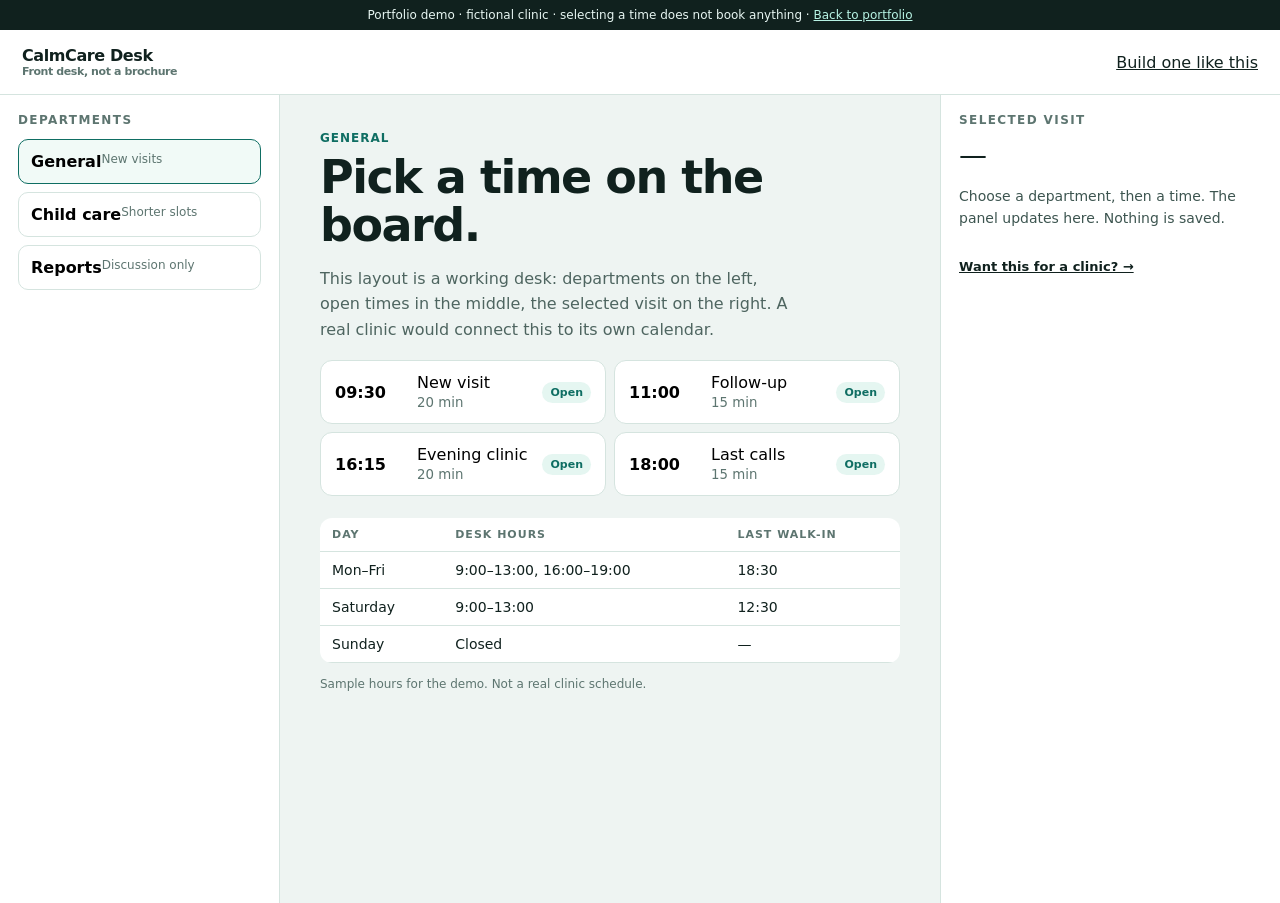
<file: projects/clinic/index.html>
<!doctype html>
<html lang="en">
<head>
<meta charset="utf-8">
<meta name="viewport" content="width=device-width,initial-scale=1">
<meta name="robots" content="noindex">
<title>CalmCare Desk — Portfolio Demo</title>
<meta name="description" content="A clinic scheduling desk concept by Pratik Web Studio. Fictional, nothing is booked.">
<style>
:root{--ink:#10211e;--teal:#0f6e63;--line:#d5e4df;--paper:#eef4f2;--card:#fff}
*{box-sizing:border-box}
html{scroll-behavior:smooth}
body{margin:0;background:var(--paper);color:var(--ink);font-family:"Segoe UI",system-ui,sans-serif}
a{color:inherit}
button,input{font:inherit}
a:focus-visible,button:focus-visible{outline:3px solid #d39a2c;outline-offset:3px}
.demo{background:#10211e;color:#e7f6f2;text-align:center;padding:8px 16px;font-size:12px}
.demo a{color:#b7f3e4}
.top{display:flex;justify-content:space-between;align-items:center;gap:16px;padding:16px 22px;background:#fff;border-bottom:1px solid var(--line)}
.brand{font-weight:800;letter-spacing:-.4px}
.brand small{display:block;font-weight:600;color:#5d7570;font-size:11px}
.shell{display:grid;grid-template-columns:220px 1fr 280px;min-height:calc(100vh - 92px)}
.rail,.ticket{background:#fff;border-right:1px solid var(--line);padding:18px}
.ticket{border-right:0;border-left:1px solid var(--line)}
.rail h2,.ticket h2{font-size:12px;letter-spacing:1.4px;text-transform:uppercase;color:#5d7570;margin:0 0 12px}
.dept{display:flex;width:100%;text-align:left;border:1px solid var(--line);background:#fff;border-radius:10px;padding:12px;margin-bottom:8px;cursor:pointer}
.dept.on{border-color:var(--teal);background:#f1faf7}
.dept b{display:block}
.dept span{color:#5d7570;font-size:12px}
.board{padding:22px}
.kicker{color:var(--teal);font-size:12px;font-weight:800;letter-spacing:1px;text-transform:uppercase}
h1{font-size:clamp(32px,4vw,46px);letter-spacing:-1.5px;line-height:1.05;margin:8px 0 6px}
.lead{color:#4e6560;max-width:46ch;line-height:1.6}
.slots{display:grid;gap:8px;margin-top:18px}
.slot{display:grid;grid-template-columns:72px 1fr auto;gap:10px;align-items:center;background:#fff;border:1px solid var(--line);border-radius:12px;padding:12px 14px;cursor:pointer;text-align:left}
.slot.on{border-color:var(--teal);box-shadow:inset 3px 0 0 var(--teal)}
.slot b{font-variant-numeric:tabular-nums}
.slot small{color:#5d7570}
.tag{font-size:11px;font-weight:700;color:var(--teal);background:#e5f6f1;border-radius:99px;padding:4px 8px}
.ticket p{font-size:14px;line-height:1.55;color:#3d5550}
.ticket .when{font-size:28px;letter-spacing:-1px;margin:8px 0}
.back{display:inline-block;margin-top:16px;font-size:13px;font-weight:700}
table{width:100%;border-collapse:collapse;background:#fff;border-radius:12px;overflow:hidden;margin-top:22px}
th,td{text-align:left;padding:10px 12px;border-bottom:1px solid var(--line);font-size:14px}
th{font-size:11px;letter-spacing:1px;text-transform:uppercase;color:#5d7570}
.note{font-size:12px;color:#5d7570;margin-top:14px}
@media(max-width:900px){
  .shell{grid-template-columns:1fr}
  .rail,.ticket{border:0;border-top:1px solid var(--line)}
  .slot{grid-template-columns:64px 1fr}
  .tag{grid-column:2}
}
@media(min-width:1100px){
  .shell{grid-template-columns:280px minmax(0,1fr) 340px}
  .slots{grid-template-columns:1fr 1fr}
  .board{padding:36px 40px}
}
</style>
</head>
<body>
<div class="demo">Portfolio demo · fictional clinic · selecting a time does not book anything · <a href="../../#work">Back to portfolio</a></div>
<header class="top">
  <div class="brand">CalmCare Desk<small>Front desk, not a brochure</small></div>
  <a href="../../#contact">Build one like this</a>
</header>
<div class="shell">
  <aside class="rail">
    <h2>Departments</h2>
    <div id="depts"></div>
  </aside>
  <main class="board">
    <div class="kicker" id="kicker">General</div>
    <h1>Pick a time on the board.</h1>
    <p class="lead">This layout is a working desk: departments on the left, open times in the middle, the selected visit on the right. A real clinic would connect this to its own calendar.</p>
    <div class="slots" id="slots"></div>
    <table>
      <thead><tr><th>Day</th><th>Desk hours</th><th>Last walk-in</th></tr></thead>
      <tbody>
        <tr><td>Mon–Fri</td><td>9:00–13:00, 16:00–19:00</td><td>18:30</td></tr>
        <tr><td>Saturday</td><td>9:00–13:00</td><td>12:30</td></tr>
        <tr><td>Sunday</td><td>Closed</td><td>—</td></tr>
      </tbody>
    </table>
    <p class="note">Sample hours for the demo. Not a real clinic schedule.</p>
  </main>
  <aside class="ticket">
    <h2>Selected visit</h2>
    <div class="when" id="when">—</div>
    <p id="summary">Choose a department, then a time. The panel updates here. Nothing is saved.</p>
    <a class="back" href="../../#contact">Want this for a clinic? →</a>
  </aside>
</div>
<script>
const data = {
  general: { label: "General", hint: "New visits", slots: [["09:30","New visit","20 min"],["11:00","Follow-up","15 min"],["16:15","Evening clinic","20 min"],["18:00","Last calls","15 min"]] },
  child: { label: "Child care", hint: "Shorter slots", slots: [["10:00","Check-up","20 min"],["11:40","Parent questions","15 min"],["17:10","Evening","20 min"]] },
  reports: { label: "Reports", hint: "Discussion only", slots: [["12:30","Report talk","15 min"],["16:45","Second look","15 min"]] }
};
let dept = "general";
let picked = null;
const depts = document.getElementById("depts");
const slots = document.getElementById("slots");
function renderDepts(){
  depts.innerHTML = "";
  Object.entries(data).forEach(([id, item]) => {
    const b = document.createElement("button");
    b.type = "button";
    b.className = "dept" + (id === dept ? " on" : "");
    b.setAttribute("aria-pressed", id === dept ? "true" : "false");
    b.innerHTML = "<b>" + item.label + "</b><span>" + item.hint + "</span>";
    b.onclick = () => { dept = id; picked = null; render(); };
    depts.appendChild(b);
  });
}
function render(){
  renderDepts();
  const item = data[dept];
  document.getElementById("kicker").textContent = item.label;
  slots.innerHTML = "";
  item.slots.forEach((row, i) => {
    const b = document.createElement("button");
    b.type = "button";
    b.className = "slot" + (picked === i ? " on" : "");
    b.innerHTML = "<b>" + row[0] + "</b><span>" + row[1] + "<br><small>" + row[2] + "</small></span><span class='tag'>Open</span>";
    b.onclick = () => { picked = i; render(); };
    slots.appendChild(b);
  });
  const when = document.getElementById("when");
  const summary = document.getElementById("summary");
  if (picked === null){
    when.textContent = "—";
    summary.textContent = "Choose a department, then a time. The panel updates here. Nothing is saved.";
  } else {
    const row = item.slots[picked];
    when.textContent = row[0];
    summary.textContent = item.label + " · " + row[1] + " · " + row[2] + ". Demo only — this visit is not booked.";
  }
}
render();
</script>
</body>
</html>
</file>
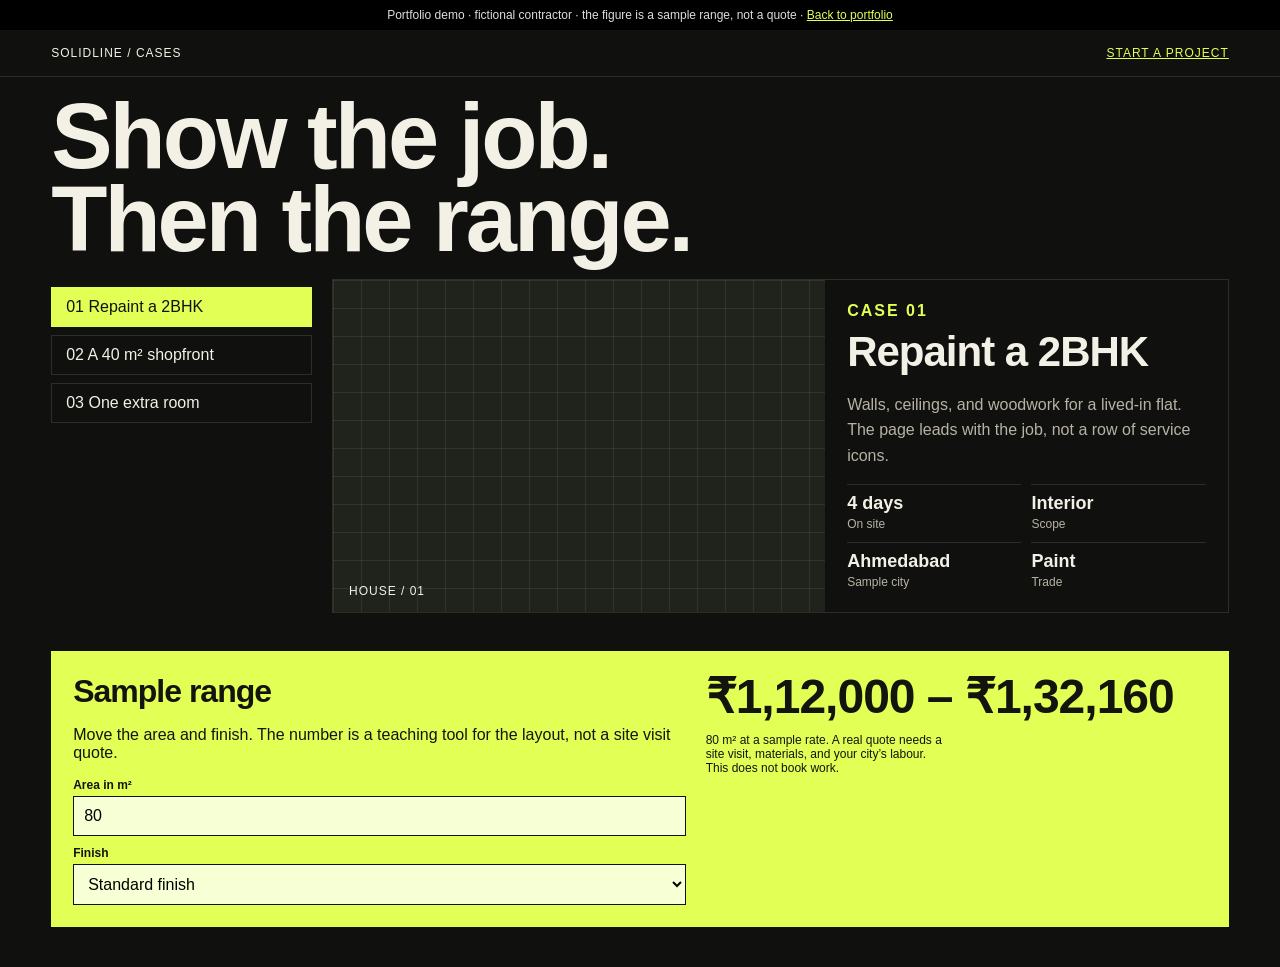
<file: projects/contractor/index.html>
<!doctype html>
<html lang="en">
<head>
<meta charset="utf-8">
<meta name="viewport" content="width=device-width,initial-scale=1">
<meta name="robots" content="noindex">
<title>SolidLine Cases — Portfolio Demo</title>
<meta name="description" content="A contractor case-study site with a sample estimate. Not a real quote.">
<style>
:root{--bg:#10110f;--ink:#f3f0e6;--muted:#b7b2a4;--yellow:#e2ff55;--line:#2c2e28}
*{box-sizing:border-box}
body{margin:0;background:var(--bg);color:var(--ink);font-family:Arial,Helvetica,sans-serif}
a{color:var(--yellow)}
button,input,select{font:inherit}
a:focus-visible,button:focus-visible,input:focus-visible,select:focus-visible{outline:3px solid var(--yellow);outline-offset:2px}
.demo{font-size:12px;text-align:center;padding:8px 12px;background:#000;color:#ddd}
.top{display:flex;justify-content:space-between;align-items:center;padding:16px 4vw;border-bottom:1px solid var(--line);letter-spacing:1px;font-size:12px;text-transform:uppercase}
h1{font-size:clamp(48px,8vw,92px);line-height:.9;letter-spacing:-3px;margin:18px 4vw;font-weight:800}
.cases{display:flex;gap:8px;padding:0 4vw 10px;flex-wrap:wrap}
.cases button{background:transparent;color:var(--ink);border:1px solid var(--line);padding:10px 14px;cursor:pointer}
.cases button.on{background:var(--yellow);color:#111;border-color:var(--yellow)}
.case{margin:10px 4vw 24px;display:grid;grid-template-columns:1.1fr .9fr;border:1px solid var(--line)}
.shot{min-height:280px;background:
  linear-gradient(#ffffff14 1px,transparent 1px) 0 0/100% 28px,
  linear-gradient(90deg,#ffffff14 1px,transparent 1px) 0 0/28px 100%,
  #1a1c17;position:relative}
.shot span{position:absolute;left:16px;bottom:14px;font-size:12px;letter-spacing:1px}
.copy{padding:22px}
.index{color:var(--yellow);font-weight:800;letter-spacing:2px}
.copy h2{font-size:clamp(28px,4vw,42px);letter-spacing:-1px;margin:8px 0}
.copy p{color:var(--muted);line-height:1.6}
.specs{display:grid;grid-template-columns:1fr 1fr;gap:10px;margin-top:16px}
.specs div{border-top:1px solid var(--line);padding-top:8px}
.specs b{display:block;font-size:18px}
.specs span{color:var(--muted);font-size:12px}
.calc{margin:10px 4vw 40px;background:var(--yellow);color:#14140f;padding:22px;display:grid;grid-template-columns:1.1fr .9fr;gap:20px}
.calc h2{margin:0 0 8px;font-size:32px;letter-spacing:-1px}
label{display:block;font-size:12px;font-weight:700;margin:10px 0 4px}
input,select{width:100%;padding:10px;border:1px solid #111;background:#f7ffd4}
.out{font-size:clamp(32px,4vw,48px);font-weight:800;letter-spacing:-1px;line-height:1}
.fine{font-size:12px;max-width:36ch}
@media(max-width:800px){
  .case,.calc{grid-template-columns:1fr}
  h1{letter-spacing:-1.5px}
}
@media(min-width:1100px){
  body{display:grid;grid-template-columns:320px minmax(0,1fr)}
  .demo,.top,h1,.calc{grid-column:1/-1}
  .cases{flex-direction:column;align-items:stretch;padding:8px 8px 28px 4vw;margin:0}
  .cases button{text-align:left}
  .case{margin:0 4vw 28px 12px;align-self:start}
}
</style>
</head>
<body>
<div class="demo">Portfolio demo · fictional contractor · the figure is a sample range, not a quote · <a href="../../#work">Back to portfolio</a></div>
<header class="top"><span>SolidLine / cases</span><a href="../../#contact">Start a project</a></header>
<h1>Show the job.<br>Then the range.</h1>
<div class="cases" id="tabs"></div>
<article class="case">
  <div class="shot" id="shot"><span id="code"></span></div>
  <div class="copy">
    <div class="index" id="index"></div>
    <h2 id="name"></h2>
    <p id="text"></p>
    <div class="specs" id="specs"></div>
  </div>
</article>
<section class="calc">
  <div>
    <h2>Sample range</h2>
    <p>Move the area and finish. The number is a teaching tool for the layout, not a site visit quote.</p>
    <label for="area">Area in m²</label>
    <input id="area" type="number" min="20" max="500" value="80">
    <label for="finish">Finish</label>
    <select id="finish">
      <option value="900">Basic repair</option>
      <option value="1400" selected>Standard finish</option>
      <option value="2200">Detailed finish</option>
    </select>
  </div>
  <div>
    <div class="out" id="out"></div>
    <p class="fine" id="fine"></p>
  </div>
</section>
<script>
const jobs = [
  { id:"01", code:"HOUSE / 01", name:"Repaint a 2BHK", text:"Walls, ceilings, and woodwork for a lived-in flat. The page leads with the job, not a row of service icons.", specs:[["4 days","On site"],["Interior","Scope"],["Ahmedabad","Sample city"],["Paint","Trade"]] },
  { id:"02", code:"SHOP / 02", name:"A 40 m² shopfront", text:"Shutters, sign wall, and a simple interior so a new shop can open. Specs sit beside the drawing, like a job sheet.", specs:[["12 days","On site"],["Retail","Scope"],["Surat","Sample city"],["Civil","Trade"]] },
  { id:"03", code:"ROOM / 03", name:"One extra room", text:"A single-room add-on: slab, walls, and finish. Used to show how a contractor site can explain one job clearly.", specs:[["3 weeks","On site"],["Extension","Scope"],["Vadodara","Sample city"],["Masonry","Trade"]] }
];
let current = 0;
function renderJob(){
  const job = jobs[current];
  document.getElementById("tabs").innerHTML = jobs.map((j,i) =>
    `<button type="button" class="${i===current?"on":""}" data-i="${i}" aria-pressed="${i===current}">${j.id} ${j.name}</button>`
  ).join("");
  document.getElementById("code").textContent = job.code;
  document.getElementById("index").textContent = "CASE " + job.id;
  document.getElementById("name").textContent = job.name;
  document.getElementById("text").textContent = job.text;
  document.getElementById("specs").innerHTML = job.specs.map(s => `<div><b>${s[0]}</b><span>${s[1]}</span></div>`).join("");
  document.getElementById("shot").style.background =
    `linear-gradient(#ffffff14 1px,transparent 1px) 0 0/100% 28px,linear-gradient(90deg,#ffffff14 1px,transparent 1px) 0 0/28px 100%,hsl(${80 + current*40} 10% 12%)`;
  document.querySelectorAll("#tabs button").forEach(b => b.onclick = () => { current = +b.dataset.i; renderJob(); });
}
function renderRange(){
  const area = Math.max(20, Math.min(500, Number(document.getElementById("area").value) || 0));
  const rate = Number(document.getElementById("finish").value);
  const low = area * rate;
  const high = Math.round(low * 1.18);
  const rupee = n => "₹" + n.toLocaleString("en-IN");
  document.getElementById("out").textContent = rupee(low) + " – " + rupee(high);
  document.getElementById("fine").textContent = area + " m² at a sample rate. A real quote needs a site visit, materials, and your city’s labour. This does not book work.";
}
document.getElementById("area").addEventListener("input", renderRange);
document.getElementById("finish").addEventListener("change", renderRange);
renderJob();
renderRange();
</script>
</body>
</html>
</file>
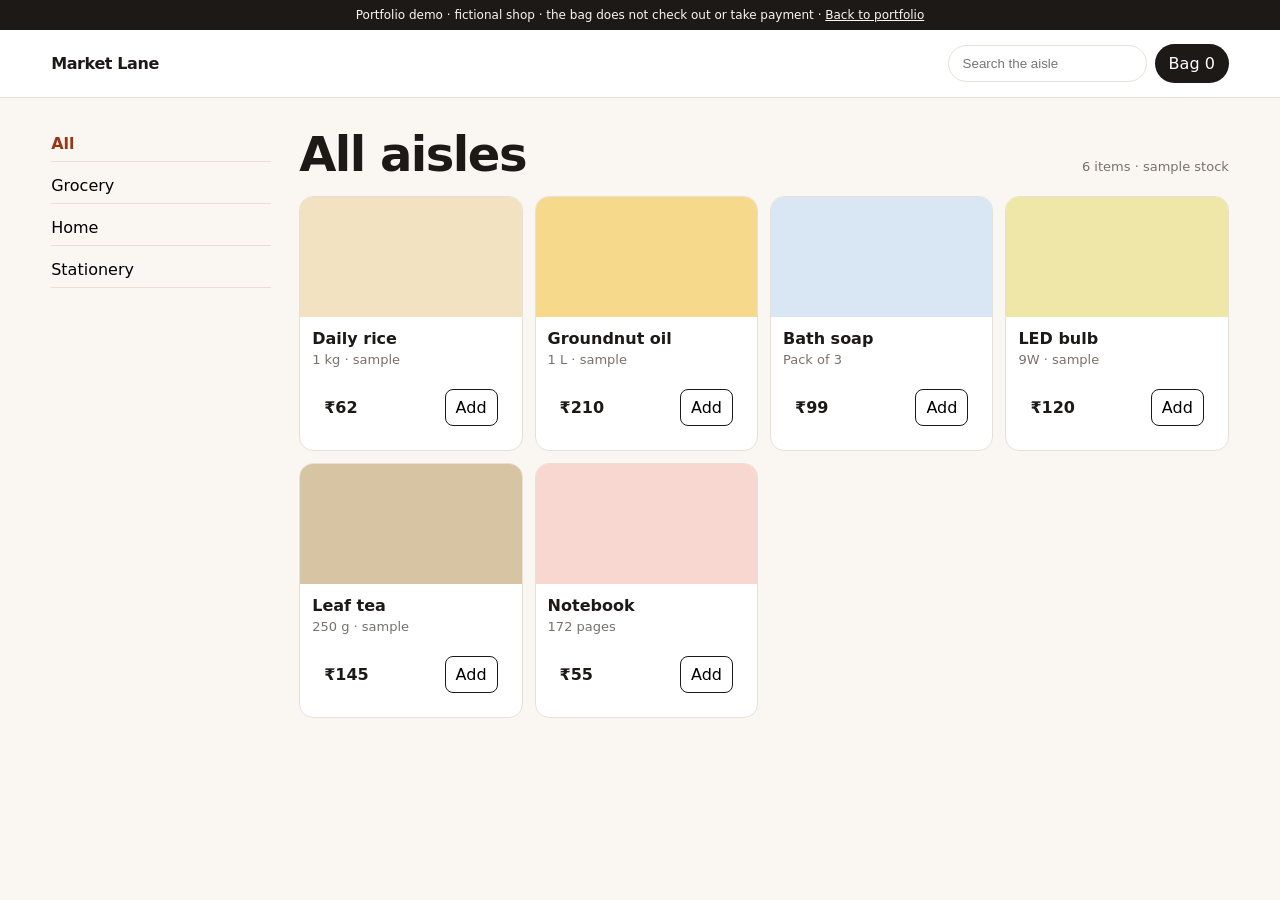
<file: projects/shop/index.html>
<!doctype html>
<html lang="en">
<head>
<meta charset="utf-8">
<meta name="viewport" content="width=device-width,initial-scale=1">
<meta name="robots" content="noindex">
<title>Market Lane Aisle — Portfolio Demo</title>
<meta name="description" content="A local shop catalog concept by Pratik Web Studio. Nothing is for sale.">
<style>
:root{--ink:#1c1917;--line:#e7e0d6;--paper:#faf7f2;--clay:#9a3412}
*{box-sizing:border-box}
body{margin:0;background:var(--paper);color:var(--ink);font-family:ui-sans-serif,system-ui,sans-serif}
a{color:inherit}
button{font:inherit;cursor:pointer}
a:focus-visible,button:focus-visible,input:focus-visible{outline:3px solid #c2410c;outline-offset:2px}
.demo{background:#1c1917;color:#faf7f2;text-align:center;font-size:12px;padding:8px 12px}
.bar{display:flex;justify-content:space-between;align-items:center;gap:16px;padding:14px 4vw;background:#fff;border-bottom:1px solid var(--line);position:sticky;top:0}
.brand{font-weight:800;letter-spacing:-.4px}
.tools{display:flex;gap:8px;align-items:center}
input[type="search"]{border:1px solid var(--line);border-radius:999px;padding:10px 14px;min-width:180px;background:#fff}
.bag{border:0;background:var(--ink);color:#fff;border-radius:999px;padding:10px 14px}
.layout{display:grid;grid-template-columns:180px 1fr;gap:18px;padding:18px 4vw 40px}
.filters{display:flex;flex-direction:column;gap:6px}
.filters button{text-align:left;border:0;background:transparent;padding:8px 0;border-bottom:1px solid var(--line)}
.filters button.on{font-weight:800;color:var(--clay)}
.head{display:flex;justify-content:space-between;align-items:baseline;gap:10px}
h1{font-size:clamp(32px,4vw,48px);letter-spacing:-1.5px;margin:0}
.count{color:#78716c;font-size:13px}
.grid{display:grid;grid-template-columns:repeat(3,1fr);gap:12px;margin-top:14px}
.card{background:#fff;border:1px solid var(--line);border-radius:14px;overflow:hidden;display:flex;flex-direction:column}
.swatch{height:120px}
.card div{padding:12px}
.card h2{font-size:16px;margin:0 0 4px}
.card p{margin:0;color:#78716c;font-size:13px}
.row{display:flex;justify-content:space-between;align-items:center;margin-top:10px}
.card button{border:1px solid var(--ink);background:#fff;border-radius:8px;padding:8px 10px}
.card button.in{background:var(--ink);color:#fff}
.drawer{margin-top:16px;background:#fff;border:1px solid var(--line);border-radius:14px;padding:14px}
.drawer li{display:flex;justify-content:space-between;padding:6px 0;border-bottom:1px solid var(--line);font-size:14px}
.total{font-weight:800;margin-top:8px}
.note{color:#78716c;font-size:12px}
@media(max-width:800px){
  .layout,.grid{grid-template-columns:1fr}
  .filters{flex-direction:row;overflow:auto}
  .filters button{border:1px solid var(--line);border-radius:99px;padding:8px 12px;background:#fff;white-space:nowrap}
  .bar{flex-wrap:wrap}
  input[type="search"]{min-width:0;flex:1}
}
@media(min-width:1100px){
  .layout{grid-template-columns:220px minmax(0,1fr);gap:28px;padding:28px 4vw 56px}
  .grid{grid-template-columns:repeat(4,minmax(0,1fr))}
  .filters{position:sticky;top:78px;align-self:start}
}
</style>
</head>
<body>
<div class="demo">Portfolio demo · fictional shop · the bag does not check out or take payment · <a href="../../#work">Back to portfolio</a></div>
<header class="bar">
  <div class="brand">Market Lane</div>
  <div class="tools">
    <input id="q" type="search" placeholder="Search the aisle" aria-label="Search products">
    <button class="bag" type="button" id="bag">Bag 0</button>
  </div>
</header>
<div class="layout">
  <aside class="filters" id="filters"></aside>
  <main>
    <div class="head">
      <h1 id="aisle">All aisles</h1>
      <div class="count" id="count"></div>
    </div>
    <div class="grid" id="grid"></div>
    <section class="drawer" id="drawer" hidden>
      <strong>Bag</strong>
      <ul id="lines"></ul>
      <div class="total" id="total"></div>
      <p class="note">Sample total only. This store does not sell or deliver.</p>
      <p><a href="../../#contact">Want a catalog like this for your shop?</a></p>
    </section>
  </main>
</div>
<script>
const products = [
  { id:"rice", name:"Daily rice", cat:"Grocery", note:"1 kg · sample", price:62, color:"#f3e2c2" },
  { id:"oil", name:"Groundnut oil", cat:"Grocery", note:"1 L · sample", price:210, color:"#f6d98a" },
  { id:"soap", name:"Bath soap", cat:"Home", note:"Pack of 3", price:99, color:"#d9e7f5" },
  { id:"bulb", name:"LED bulb", cat:"Home", note:"9W · sample", price:120, color:"#efe7a8" },
  { id:"tea", name:"Leaf tea", cat:"Grocery", note:"250 g · sample", price:145, color:"#d7c4a3" },
  { id:"notebook", name:"Notebook", cat:"Stationery", note:"172 pages", price:55, color:"#f7d7d0" }
];
const cats = ["All","Grocery","Home","Stationery"];
let cat = "All";
let q = "";
const bag = new Map();
function money(n){ return "₹" + n.toLocaleString("en-IN"); }
function render(){
  document.getElementById("filters").innerHTML = cats.map(c =>
    `<button type="button" class="${c===cat?"on":""}" data-cat="${c}" aria-pressed="${c===cat}">${c}</button>`
  ).join("");
  const list = products.filter(p => (cat==="All" || p.cat===cat) && (p.name+" "+p.cat).toLowerCase().includes(q));
  document.getElementById("aisle").textContent = cat === "All" ? "All aisles" : cat;
  document.getElementById("count").textContent = list.length + " items · sample stock";
  document.getElementById("grid").innerHTML = list.map(p => `
    <article class="card">
      <div class="swatch" style="background:${p.color}"></div>
      <div>
        <h2>${p.name}</h2>
        <p>${p.note}</p>
        <div class="row"><b>${money(p.price)}</b><button type="button" data-id="${p.id}" class="${bag.has(p.id)?"in":""}">${bag.has(p.id)?"In bag":"Add"}</button></div>
      </div>
    </article>`).join("") || "<p>Nothing matches that search.</p>";
  const lines = [...bag.values()];
  document.getElementById("bag").textContent = "Bag " + lines.reduce((s,i)=>s+i.qty,0);
  const drawer = document.getElementById("drawer");
  drawer.hidden = lines.length === 0;
  document.getElementById("lines").innerHTML = lines.map(i => `<li><span>${i.name} × ${i.qty}</span><span>${money(i.price*i.qty)}</span></li>`).join("");
  document.getElementById("total").textContent = "Sample total " + money(lines.reduce((s,i)=>s+i.price*i.qty,0));
  document.querySelectorAll("#filters button").forEach(b => b.onclick = () => { cat = b.dataset.cat; render(); });
  document.querySelectorAll("#grid button").forEach(b => b.onclick = () => {
    const p = products.find(x => x.id === b.dataset.id);
    const cur = bag.get(p.id);
    if (cur) bag.set(p.id, { ...cur, qty: cur.qty + 1 });
    else bag.set(p.id, { ...p, qty: 1 });
    render();
  });
}
document.getElementById("q").addEventListener("input", e => { q = e.target.value.trim().toLowerCase(); render(); });
render();
</script>
</body>
</html>
</file>
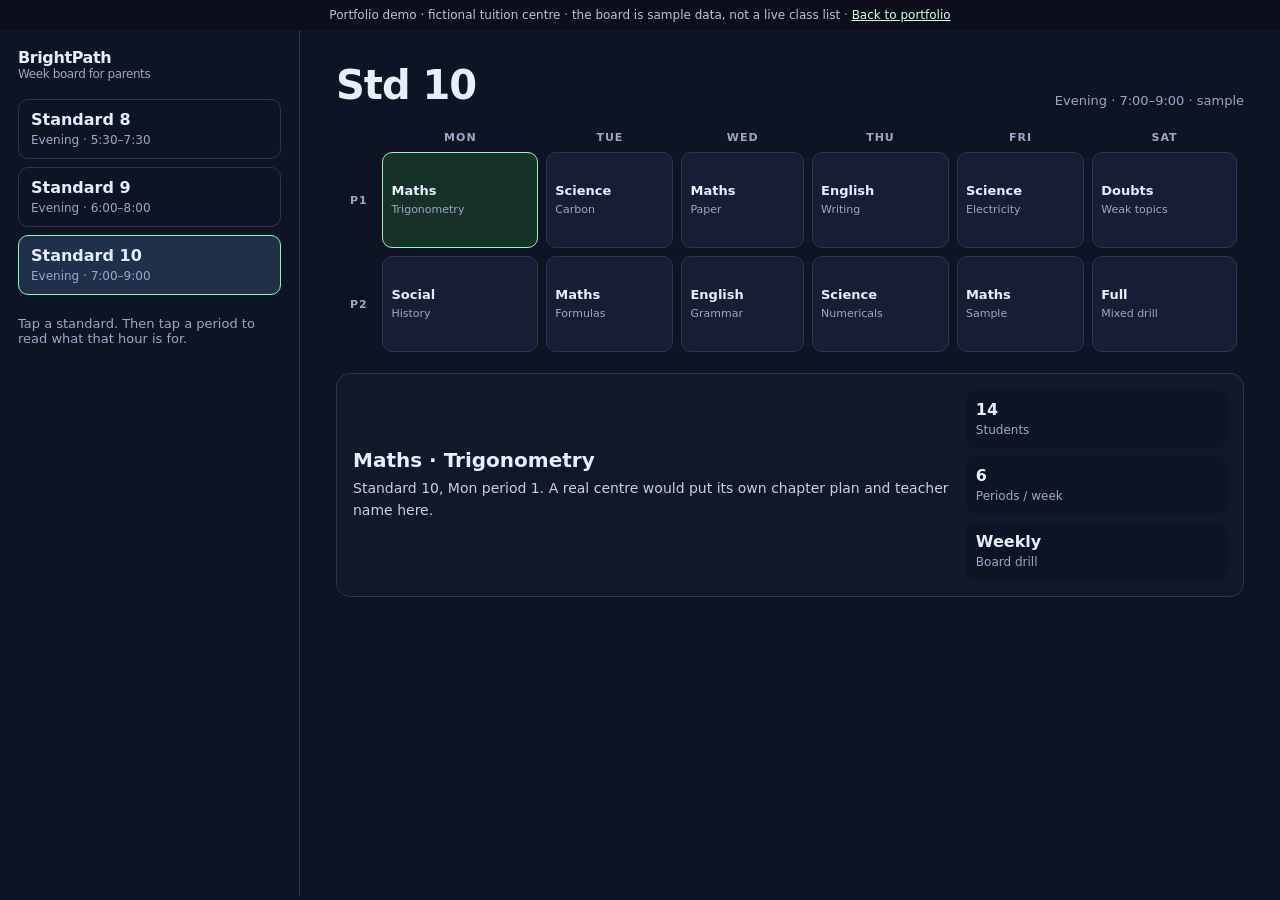
<file: projects/tuition/index.html>
<!doctype html>
<html lang="en">
<head>
<meta charset="utf-8">
<meta name="viewport" content="width=device-width,initial-scale=1">
<meta name="robots" content="noindex">
<title>BrightPath Board — Portfolio Demo</title>
<meta name="description" content="A tuition timetable portal concept by Pratik Web Studio.">
<style>
:root{--bg:#0f1424;--panel:#171e33;--line:#2a3554;--text:#e8eefc;--muted:#9aa8c7;--accent:#7cffb2}
*{box-sizing:border-box}
body{margin:0;background:var(--bg);color:var(--text);font-family:ui-sans-serif,system-ui,sans-serif}
a{color:#d5ffe6}
button{font:inherit;color:inherit;cursor:pointer}
a:focus-visible,button:focus-visible{outline:3px solid var(--accent);outline-offset:2px}
.demo{text-align:center;font-size:12px;padding:8px 12px;background:#0a0e1a;color:#b7c3de}
.app{display:grid;grid-template-columns:240px 1fr;min-height:calc(100vh - 34px)}
.side{border-right:1px solid var(--line);padding:18px}
.brand{font-weight:800;letter-spacing:-.4px;margin-bottom:18px}
.brand small{display:block;color:var(--muted);font-weight:500;font-size:12px}
.std{width:100%;text-align:left;background:transparent;border:1px solid var(--line);border-radius:10px;padding:10px 12px;margin-bottom:8px}
.std.on{background:#20304a;border-color:#7cffb2}
.std b{display:block}
.std span{color:var(--muted);font-size:12px}
.main{padding:20px}
.bar{display:flex;justify-content:space-between;gap:12px;align-items:end;flex-wrap:wrap}
h1{font-size:clamp(28px,4vw,40px);letter-spacing:-1px;margin:0}
.meta{color:var(--muted);font-size:13px}
.grid{width:100%;border-collapse:separate;border-spacing:6px;margin-top:16px}
th{font-size:11px;letter-spacing:1px;text-transform:uppercase;color:var(--muted);font-weight:600}
td button{width:100%;min-height:74px;border-radius:10px;border:1px solid var(--line);background:var(--panel);text-align:left;padding:8px}
td button.on{border-color:var(--accent);background:#163228}
td button b{display:block;font-size:13px}
td button span{color:var(--muted);font-size:11px}
.detail{margin-top:14px;border:1px solid var(--line);border-radius:14px;padding:16px;background:#12182a;display:grid;grid-template-columns:1.4fr .8fr;gap:16px}
.detail h2{margin:0 0 6px;font-size:20px}
.detail p{margin:0;color:#c5d0e8;line-height:1.55;font-size:14px}
.stats{display:grid;gap:8px}
.stat{background:#0f1424;border-radius:10px;padding:10px}
.stat b{display:block;font-variant-numeric:tabular-nums}
.stat span{color:var(--muted);font-size:12px}
@media(max-width:800px){
  .app,.detail{grid-template-columns:1fr}
  .side{border-right:0;border-bottom:1px solid var(--line)}
  .grid{border-spacing:4px}
  td button{min-height:58px;padding:6px}
}
@media(min-width:1100px){
  .app{grid-template-columns:300px 1fr}
  .main{padding:32px 36px}
  td button{min-height:96px}
  .detail{grid-template-columns:1.6fr .7fr;align-items:center}
}
</style>
</head>
<body>
<div class="demo">Portfolio demo · fictional tuition centre · the board is sample data, not a live class list · <a href="../../#work">Back to portfolio</a></div>
<div class="app">
  <aside class="side">
    <div class="brand">BrightPath<small>Week board for parents</small></div>
    <div id="stds"></div>
    <p class="meta">Tap a standard. Then tap a period to read what that hour is for.</p>
  </aside>
  <main class="main">
    <div class="bar">
      <h1 id="title">Std 10</h1>
      <div class="meta" id="batch"></div>
    </div>
    <table class="grid" id="grid"></table>
    <section class="detail" aria-live="polite">
      <div>
        <h2 id="subject">Select a period</h2>
        <p id="about">The timetable is the page. There is no row of identical service cards.</p>
      </div>
      <div class="stats" id="stats"></div>
    </section>
  </main>
</div>
<script>
const days = ["Mon","Tue","Wed","Thu","Fri","Sat"];
const standards = {
  "8": { batch:"Evening · 5:30–7:30", stats:[["18","Students"],["6","Periods / week"],["2","Tests / month"]], cells:{
    "Mon-1":["Maths","Algebra"],"Tue-1":["Science","Heat"],"Wed-1":["Maths","Practice"],"Thu-1":["English","Grammar"],"Fri-1":["Science","Lab notes"],"Sat-1":["Doubts","Open hour"],
    "Mon-2":["English","Writing"],"Tue-2":["Maths","Sums"],"Wed-2":["Social","Maps"],"Thu-2":["Maths","Test"],"Fri-2":["English","Reading"],"Sat-2":["Science","Recap"]
  }},
  "9": { batch:"Evening · 6:00–8:00", stats:[["16","Students"],["6","Periods / week"],["2","Tests / month"]], cells:{
    "Mon-1":["Maths","Linear eq."],"Tue-1":["Science","Atoms"],"Wed-1":["Maths","Graphs"],"Thu-1":["English","Letter"],"Fri-1":["Science","Numericals"],"Sat-1":["Doubts","Open hour"],
    "Mon-2":["Social","Civics"],"Tue-2":["Maths","Word sums"],"Wed-2":["English","Extract"],"Thu-2":["Science","Diagrams"],"Fri-2":["Maths","Revision"],"Sat-2":["Test","Short paper"]
  }},
  "10": { batch:"Evening · 7:00–9:00", stats:[["14","Students"],["6","Periods / week"],["Weekly","Board drill"]], cells:{
    "Mon-1":["Maths","Trigonometry"],"Tue-1":["Science","Carbon"],"Wed-1":["Maths","Paper"],"Thu-1":["English","Writing"],"Fri-1":["Science","Electricity"],"Sat-1":["Doubts","Weak topics"],
    "Mon-2":["Social","History"],"Tue-2":["Maths","Formulas"],"Wed-2":["English","Grammar"],"Thu-2":["Science","Numericals"],"Fri-2":["Maths","Sample"],"Sat-2":["Full","Mixed drill"]
  }}
};
let std = "10";
let picked = "Mon-1";
function render(){
  const pack = standards[std];
  document.getElementById("stds").innerHTML = ["8","9","10"].map(id =>
    `<button type="button" class="std${id===std?" on":""}" data-id="${id}" aria-pressed="${id===std}"><b>Standard ${id}</b><span>${standards[id].batch}</span></button>`
  ).join("");
  document.getElementById("title").textContent = "Std " + std;
  document.getElementById("batch").textContent = pack.batch + " · sample";
  let html = "<thead><tr><th></th>" + days.map(d => `<th>${d}</th>`).join("") + "</tr></thead><tbody>";
  [1,2].forEach(period => {
    html += `<tr><th>P${period}</th>`;
    days.forEach(day => {
      const key = day + "-" + period;
      const cell = pack.cells[key];
      html += `<td><button type="button" data-key="${key}" class="${picked===key?"on":""}"><b>${cell[0]}</b><span>${cell[1]}</span></button></td>`;
    });
    html += "</tr>";
  });
  html += "</tbody>";
  document.getElementById("grid").innerHTML = html;
  const cell = pack.cells[picked];
  document.getElementById("subject").textContent = cell[0] + " · " + cell[1];
  document.getElementById("about").textContent = "Standard " + std + ", " + picked.replace("-", " period ") + ". A real centre would put its own chapter plan and teacher name here.";
  document.getElementById("stats").innerHTML = pack.stats.map(s => `<div class="stat"><b>${s[0]}</b><span>${s[1]}</span></div>`).join("");
  document.querySelectorAll(".std").forEach(b => b.onclick = () => { std = b.dataset.id; picked = "Mon-1"; render(); });
  document.querySelectorAll("#grid button").forEach(b => b.onclick = () => { picked = b.dataset.key; render(); });
}
render();
</script>
</body>
</html>
</file>
<file: css/style.css>
:root{--ink:#182a25;--paper:#f5f4ec;--green:#275b43;--lime:#d9f480;--muted:#67736c}*{box-sizing:border-box}html{scroll-behavior:smooth;scroll-padding-top:90px}body{margin:0;background:var(--paper);color:var(--ink);font-family:Arial,Helvetica,sans-serif}a{color:inherit;text-decoration:none}button,input,select,textarea{font:inherit}button,a,input,select,textarea{outline-offset:5px}header{border-bottom:1px solid #d9ddd2;background:var(--paper);position:sticky;top:0;z-index:5}.wrap{max-width:1200px;margin:auto;padding:0 32px}nav{height:82px;display:flex;align-items:center;justify-content:space-between;gap:20px}.brand{font-weight:800;font-size:20px;letter-spacing:-.8px}.brand span{display:inline-grid;place-items:center;width:32px;height:32px;background:var(--green);color:var(--lime);border-radius:50%;margin-right:9px}.links{display:flex;align-items:center;gap:30px;font-size:14px}.button{display:inline-flex;align-items:center;justify-content:center;gap:22px;background:var(--green);color:white;padding:17px 23px;border:0;border-radius:7px;cursor:pointer;font-weight:600}.button.light{background:var(--lime);color:var(--ink)}.button.outline{background:transparent;border:1px solid #b9c1b7;color:var(--ink)}.hero{display:grid;grid-template-columns:1.1fr 1fr;gap:70px;align-items:center;padding:83px 0 75px}.eyebrow{text-transform:uppercase;font-size:11px;letter-spacing:2px;font-weight:700;display:flex;gap:9px;align-items:center}.dot{height:7px;width:7px;background:#6a964a;border-radius:50%}h1{font-size:clamp(48px,5.5vw,76px);line-height:1.06;letter-spacing:-4px;margin:25px 0}h1 em{font-style:normal;color:var(--green)}p{line-height:1.7;color:var(--muted)}.hero p{max-width:450px;font-size:17px}.actions{display:flex;gap:12px;margin:30px 0}.note{font-size:12px;color:var(--muted)}.visual{position:relative;background:#e4e8db;border-radius:22px;padding:40px 25px 32px;transform:rotate(-2deg)}.browser{background:white;border-radius:10px;overflow:hidden;box-shadow:0 20px 45px #243a2420}.bar{height:32px;background:#fafafa;border-bottom:1px solid #eee;display:flex;align-items:center;gap:5px;padding:12px}.bar i{width:6px;height:6px;background:#d2d6cf;border-radius:50%}.bar span{font-size:8px;color:#899083;margin:auto}.mock{padding:22px;background:#fcf9f1}.mocknav{display:flex;justify-content:space-between;font-size:9px;font-weight:bold}.mockhero{display:grid;grid-template-columns:1fr 1fr;gap:15px;padding:26px 0}.mockhero h3{font-family:Georgia,serif;font-size:30px;line-height:1.05;font-weight:400;margin:8px 0 13px}.mockhero small{font-size:7px;letter-spacing:1px}.mockhero p{font-size:9px;line-height:1.5}.tinybtn{display:inline-block;background:#315c49;color:white;font-size:8px;padding:9px 12px;border-radius:3px}.art{min-height:175px;background:#e0e8cf;position:relative;border-radius:85px 85px 8px 8px;overflow:hidden}.art:before{content:'✦';position:absolute;font-size:170px;color:#60806b;bottom:-25px;left:12px}.art:after{content:'A little care.\A A healthier you.';white-space:pre;position:absolute;bottom:15px;right:10px;background:#ffffffc9;padding:10px;font-size:8px;border-radius:6px}.mockbottom{display:flex;justify-content:space-between;border-top:1px solid #ddd;padding-top:14px;font-size:8px}.tag{position:absolute;right:-13px;bottom:15px;background:var(--green);color:white;padding:17px 20px;border-radius:9px;transform:rotate(2deg);font-size:12px}.tag strong{display:block;color:var(--lime);margin-bottom:5px}.strip{border-top:1px solid #d9ddd2;border-bottom:1px solid #d9ddd2;padding:22px 0;display:flex;justify-content:space-between;gap:15px;font-size:13px}.strip span:first-child{color:var(--muted)}section{padding:85px 0}.sectionhead{display:flex;justify-content:space-between;align-items:end;gap:30px;margin-bottom:35px}h2{font-size:42px;letter-spacing:-1.8px;line-height:1.15;margin:14px 0 0}.sectionhead p{max-width:335px;font-size:14px;margin:0}.services{display:grid;grid-template-columns:repeat(3,1fr);gap:18px}.card{background:#fffef8;border:1px solid #dedfd5;border-radius:12px;padding:30px}.icon{display:grid;place-items:center;width:43px;height:43px;background:#e9eddc;border-radius:9px;font-size:23px}h3{font-size:22px;letter-spacing:-.6px}.card p{font-size:14px}.card ul{list-style:none;padding:0;margin:25px 0 0;font-size:13px}.card li{padding:9px 0;border-top:1px solid #eceee4}.card li:before{content:'↗';color:var(--green);margin-right:10px}.work{background:#e9ece2}.projects{display:grid;grid-template-columns:repeat(3,1fr);gap:20px}.project{border-radius:10px;overflow:hidden;background:#f9faf4}.preview{height:210px;padding:25px;display:flex;flex-direction:column;justify-content:center;position:relative}.preview small{font-size:9px;text-transform:uppercase;letter-spacing:2px}.preview b{font-family:Georgia,serif;font-size:31px;line-height:1.1;max-width:190px;margin-top:16px;font-weight:400}.preview span{font-size:9px;margin-top:18px}.clinic{background:#dce5d2;color:#2d503d}.build{background:#263d38;color:#efefcf}.shop{background:#eeded0;color:#703e31}.projectfoot{padding:20px}.projectfoot h3{font-size:17px;margin:0 0 9px}.projectfoot p{font-size:12px;margin:0}.badge{font-size:9px;border:1px solid #9cae94;position:absolute;right:15px;top:15px;border-radius:20px;padding:5px 9px}.steps{display:grid;grid-template-columns:repeat(4,1fr);gap:30px;margin-top:40px}.step{border-top:1px solid #bfc6ba;padding-top:20px}.step span{color:#84917a;font-size:12px}.step h3{font-size:19px}.step p{font-size:13px}.contact{background:var(--green);color:white;border-radius:18px;padding:45px;display:grid;grid-template-columns:1fr 1fr;gap:60px}.contact h2{font-size:45px}.contact p{color:#ccd9ce;font-size:14px}.contact .eyebrow{color:var(--lime)}form{display:grid;grid-template-columns:1fr 1fr;gap:16px}label{font-size:12px;display:grid;gap:8px}.full{grid-column:1/-1}input,select,textarea{width:100%;padding:13px;border:1px solid #8fa58e;background:#ffffff0d;color:white;border-radius:6px}input::placeholder,textarea::placeholder{color:#c4d1c3}select option{color:#182a25}textarea{resize:vertical;min-height:80px}.formnote{font-size:11px!important;margin:0}.faq{max-width:800px;margin:0 auto;padding-top:0}details{border-bottom:1px solid #d1d8ca;padding:20px 0}summary{cursor:pointer;font-size:16px}details p{font-size:14px}footer{border-top:1px solid #d9ddd2;padding:27px 0}.foot{display:flex;justify-content:space-between;font-size:12px;color:var(--muted)}dialog{border:0;border-radius:12px;padding:30px;max-width:550px;width:90%;color:var(--ink)}dialog::backdrop{background:#182a2580}dialog textarea{color:var(--ink);background:#f5f4ec;border-color:#ccc;min-height:190px;margin:15px 0}dialog p{font-size:14px}.status{font-size:13px;margin:15px 0}.mobilemenu{display:none}@media(max-width:900px){.hero{gap:30px}h1{font-size:56px}.visual{padding:24px 15px}.mockhero h3{font-size:24px}.contact{gap:30px;padding:30px}.services,.projects{gap:12px}.card{padding:22px}}@media(max-width:650px){.wrap{padding:0 20px}nav{height:70px}.links a:not(.button){display:none}.links .button{padding:11px 13px;font-size:12px}.brand{font-size:17px}.hero{grid-template-columns:1fr;padding:45px 0;gap:35px}h1{font-size:56px;letter-spacing:-3px}.hero p{font-size:16px}.visual{max-width:450px;transform:none}.strip{flex-wrap:wrap;justify-content:center;font-size:12px}.strip span:first-child{width:100%;text-align:center}section{padding:55px 0}.sectionhead{display:block}.sectionhead p{margin-top:20px}h2{font-size:34px}.services,.projects,.contact{grid-template-columns:1fr}.steps{grid-template-columns:1fr 1fr;gap:22px}.preview{height:230px}.contact{gap:28px;padding:26px}.contact h2{font-size:36px}.foot{gap:20px;flex-wrap:wrap}.actions{gap:8px}.button{padding:15px 17px;font-size:13px}}@media(prefers-reduced-motion:reduce){html{scroll-behavior:auto}}

/* Immersive studio redesign */
:root{--ink:#f0f2ff;--paper:#080a14;--green:#8570ff;--lime:#c4b6ff;--muted:#a7abc4}body{background:radial-gradient(ellipse at 80% 10%,#25204b 0,transparent 40%),#080a14;overflow-x:hidden}header{background:#080a14dc;border-color:#ffffff12;backdrop-filter:blur(20px)}.brand span{background:linear-gradient(135deg,#a28aff,#603eff);color:white}.links{color:#d3d3e5}.button{background:linear-gradient(120deg,#9a7dff,#6541ed);box-shadow:0 8px 28px #6c42ee30;transition:transform .25s,box-shadow .25s}.button:hover{transform:translateY(-3px);box-shadow:0 12px 40px #6c42ee60}.button.outline{color:#eee;border-color:#ffffff30;box-shadow:none}.hero{padding-top:105px;padding-bottom:100px;min-height:720px;gap:30px}h1{letter-spacing:-4px;font-size:clamp(50px,6.2vw,84px)}h1 em{background:linear-gradient(110deg,#b399ff,#67dfed);background-clip:text;color:transparent}.dot{background:#84ebc4;box-shadow:0 0 15px #84ebc4}.eyebrow{color:#bcb4e0}.note{color:#aba5cb}.strip{border-color:#ffffff15;color:#d4d2e4}.services{gap:22px}.card,.project{background:linear-gradient(145deg,#1b1c30,#111322);border:1px solid #ffffff14;box-shadow:0 15px 50px #0003;transform-style:preserve-3d;transition:transform .2s,border-color .2s}.card:hover,.project:hover{border-color:#9279ff80}.icon{background:#8a6bff20;color:#c6b8ff;box-shadow:inset 0 0 20px #9072ff15}.card li{border-color:#ffffff12}.card li:before{color:#b59aff}.work{background:linear-gradient(180deg,#14132880,#0b0d1900);border-block:1px solid #ffffff0c}.projectfoot{padding:24px}.preview{margin:12px;border-radius:8px;transform:translateZ(25px)}.clinic{background:linear-gradient(130deg,#ddeccf,#9dbba6)}.build{background:linear-gradient(135deg,#21413d,#112e32)}.shop{background:linear-gradient(135deg,#f5ddce,#d39d85)}.step{border-color:#ffffff24}.step span{color:#b7a0ff}.contact{background:radial-gradient(ellipse at top left,#483078,#171b34);border:1px solid #987fff40;box-shadow:0 0 90px #7652e916}.contact p{color:#bdbdd4}input,select,textarea{background:#0b0d1c70;border-color:#ffffff25}input:focus,select:focus,textarea:focus{outline:2px solid #b09bff}select option{background:#171b34;color:white}.button.light{background:#d9ccff;color:#251544}.faq details,footer{border-color:#ffffff18}dialog{background:#171b34;color:white;border:1px solid #ffffff30}dialog textarea{color:white;background:#080a14;border-color:#ffffff30}.foot .brand{color:#d9d5ed}.scene{height:480px;position:relative;perspective:1100px;display:grid;place-items:center;isolation:isolate}.scene:before{content:'';position:absolute;width:400px;height:400px;border-radius:50%;background:radial-gradient(circle,#8160ff33,transparent 65%);filter:blur(20px)}.orbit{width:390px;height:390px;border:1px solid #bda4ff30;border-radius:50%;position:absolute;transform:rotateX(64deg) rotateZ(-20deg);box-shadow:0 0 35px #8b60ff20}.orbit.second{width:450px;height:450px;transform:rotateX(58deg) rotateY(35deg) rotateZ(40deg);border-color:#5ed7ed20}.core{position:absolute;width:190px;height:190px;transform-style:preserve-3d;animation:rotatecube 22s linear infinite}.face{position:absolute;inset:0;background:linear-gradient(145deg,#b6a0ff80,#4930b955);border:1px solid #dacaff85;box-shadow:inset 0 0 50px #c0a2ff30;display:grid;place-items:center;font-size:75px;font-weight:800;color:#f8f0ff;backface-visibility:visible}.front{transform:translateZ(95px)}.back{transform:rotateY(180deg) translateZ(95px)}.right{transform:rotateY(90deg) translateZ(95px)}.left{transform:rotateY(-90deg) translateZ(95px)}.top{transform:rotateX(90deg) translateZ(95px)}.bottom{transform:rotateX(-90deg) translateZ(95px)}@keyframes rotatecube{from{transform:rotateX(-20deg) rotateY(0deg) rotateZ(-8deg)}to{transform:rotateX(-20deg) rotateY(360deg) rotateZ(-8deg)}}.floating{position:absolute;padding:16px 20px;background:#191b32e8;border:1px solid #ffffff25;border-radius:12px;box-shadow:0 20px 40px #0005;backdrop-filter:blur(12px);animation:levitate 6s ease-in-out infinite;color:#f5f1ff;font-size:12px;z-index:2}.floating strong{display:block;font-size:14px;margin-bottom:7px}.floating small{color:#aaaac2}.float1{left:0;top:65px;transform:rotate(-8deg)}.float2{right:-5px;bottom:80px;animation-delay:-2s}.float3{left:5px;bottom:25px;animation-delay:-4s}.mini-bars{display:flex;align-items:end;height:35px;gap:5px;margin-top:12px}.mini-bars i{width:15px;background:linear-gradient(#a593ff,#654bdd);border-radius:3px}.mini-bars i:nth-child(1){height:12px}.mini-bars i:nth-child(2){height:22px}.mini-bars i:nth-child(3){height:17px}.mini-bars i:nth-child(4){height:32px}.scene-caption{position:absolute;bottom:-12px;font-size:10px;letter-spacing:2px;color:#8c8da9;text-transform:uppercase}@keyframes levitate{50%{translate:0 -14px}}.scene-grid{position:absolute;bottom:10px;width:100%;height:150px;background-image:linear-gradient(#9270ff15 1px,transparent 1px),linear-gradient(90deg,#9270ff15 1px,transparent 1px);background-size:35px 35px;transform:rotateX(65deg);mask-image:linear-gradient(transparent,#000,transparent)}.choose{display:flex;gap:10px;flex-wrap:wrap;margin-top:25px}.choose button{background:#ffffff08;color:#cbc8e0;border:1px solid #ffffff24;border-radius:30px;padding:10px 18px;cursor:pointer}.choose button[aria-pressed=true]{background:#9474ff30;color:#efe9ff;border-color:#a58bff}.project[hidden]{display:none}.project a{display:inline-block;margin-top:15px;color:#c2aeff;font-size:13px}.progress{position:fixed;top:0;left:0;height:2px;background:linear-gradient(90deg,#a18aff,#66d5ec);z-index:20;width:0}.mobile-cta{display:none}@media(max-width:900px){.hero{grid-template-columns:1fr 1fr}.scene{scale:.85;margin:-30px}}@media(max-width:650px){.hero{grid-template-columns:1fr;padding:55px 0 50px;min-height:auto}.scene{scale:1;height:390px;margin:0}.orbit{width:290px;height:290px}.orbit.second{width:330px;height:330px}.core{scale:.75}.floating{padding:12px}.float1{top:25px}.float2{bottom:60px}.float3{bottom:5px}.scene-caption{bottom:-28px}h1{font-size:58px}.strip{margin-top:25px}.mobile-cta{display:block;position:fixed;bottom:15px;right:15px;z-index:4;background:#9273ff;color:white;border-radius:30px;padding:14px 20px;box-shadow:0 5px 30px #0009;font-size:13px}.foot{padding-bottom:60px}}@media(prefers-reduced-motion:reduce){.core,.floating{animation:none}.button,.card,.project{transition:none}.scene .core{transform:rotateX(-20deg) rotateY(30deg)}}
.about{display:grid;grid-template-columns:280px 1fr;gap:60px;align-items:center}.portrait{border-radius:24px;overflow:hidden;border:1px solid #a98aff60;box-shadow:16px 18px 0 #8c68ff15,0 25px 60px #0005;transform:perspective(1000px) rotateY(8deg)}.portrait img{width:100%;height:350px;object-fit:cover;object-position:50% 55%;display:block}.direct{display:flex;flex-wrap:wrap;gap:12px;margin-top:22px}.contact-link{display:block;margin:14px 0;color:#e8deff;font-size:15px;overflow-wrap:anywhere}@media(max-width:650px){.about{grid-template-columns:1fr;gap:35px}.portrait{max-width:280px;transform:none}} 
/* Pricing and dimensional studio experience */
:root{--accent:#aa8eff;--line:#ffffff20}body{isolation:isolate}body>header,body>main,body>.work,body>footer{position:relative;z-index:1}body>header{position:sticky}.depth-backdrop{position:fixed;inset:0;width:100%;height:100%;pointer-events:none;z-index:-1;opacity:.72}.wrap{max-width:1240px}.links{gap:22px}nav .brand{white-space:nowrap}.motion-toggle{position:fixed;left:18px;bottom:18px;z-index:8;color:#ded9f4;background:#151529e8;border:1px solid #9c81dd60;border-radius:30px;padding:10px 14px;cursor:pointer;font-size:11px;backdrop-filter:blur(10px)}.motion-toggle:focus-visible{outline:2px solid #c1a4ff}.hero{gap:42px;grid-template-columns:1fr 1fr;padding:92px 0 80px}.hero p{font-size:17px;max-width:490px}h1{font-size:clamp(50px,6vw,78px)}.hero .actions{flex-wrap:wrap}.hero-offer{display:inline-flex;align-items:center;gap:9px;margin-top:8px;padding:10px 14px;border-radius:30px;border:1px solid #8b6dcc60;background:#8b61df13;color:#d5c5ff;font-size:12px}.scene{height:570px;perspective:1200px;touch-action:pan-y}.scene:before{width:500px;height:500px}.core{width:140px;height:140px;top:6px;right:5px;opacity:.8}.face{font-size:55px}.front{transform:translateZ(70px)}.back{transform:rotateY(180deg) translateZ(70px)}.right{transform:rotateY(90deg) translateZ(70px)}.left{transform:rotateY(-90deg) translateZ(70px)}.top{transform:rotateX(90deg) translateZ(70px)}.bottom{transform:rotateX(-90deg) translateZ(70px)}.orbit{top:90px}.orbit.second{top:80px}.float1{left:6px;top:25px;font-size:11px}.float2{right:4px;bottom:14px}.float3{left:12px;bottom:0;font-size:11px}.scene-caption{bottom:-32px}.screen-stage{position:absolute;left:8px;right:16px;top:145px;transform-style:preserve-3d;transform:rotateX(10deg) rotateY(-17deg) rotateZ(-5deg);transition:transform .2s;will-change:transform}.demo-screen{position:relative;background:#0e1022;border:1px solid #b19be080;border-radius:14px;box-shadow:7px 9px 0 #282339,10px 12px 0 #4d3e70,0 35px 70px #0009;transform-style:preserve-3d;padding-bottom:20px}.screen-bar{height:32px;display:flex;align-items:center;gap:5px;border-bottom:1px solid #ffffff13;padding:0 14px;font-size:8px;color:#88859e}.screen-bar i{width:5px;height:5px;background:#927bb8;border-radius:50%}.screen-bar span{margin:auto}.screen-main{padding:26px 25px 18px;display:grid;grid-template-columns:1.15fr .9fr;gap:15px}.screen-copy{transform:translateZ(28px)}.screen-copy small{font-size:8px;color:#af93ef;letter-spacing:1px}.screen-copy h3{font-size:30px;line-height:1.08;letter-spacing:-1px;margin:16px 0}.screen-copy p{font-size:9px;line-height:1.6;color:#aba5c5}.screen-pill{font-size:9px;display:inline-block;color:#1a1230;background:#cab6ff;border-radius:4px;padding:10px 13px;margin-top:8px}.screen-art{position:relative;min-height:182px;background:radial-gradient(circle at 60% 35%,#7760c177,#292139);border:1px solid #a388c84d;border-radius:70px 70px 12px 12px;transform:translateZ(42px);display:grid;place-items:center;overflow:hidden}.screen-art .sphere{width:96px;height:96px;border-radius:50%;background:radial-gradient(circle at 28% 25%,#e7e0ff,#9574ff 35%,#32215c 72%);box-shadow:inset -10px -10px 20px #0e0923,0 18px 20px #0006;animation:orb-bob 5s ease-in-out infinite}.screen-art:after{content:'';position:absolute;bottom:20px;left:15%;width:70%;height:20px;background:#a485ff30;border-radius:50%;filter:blur(6px)}.screen-footer{display:flex;justify-content:space-between;font-size:8px;color:#b3a7cb;margin:0 25px;border-top:1px solid #ffffff14;padding-top:12px;transform:translateZ(10px)}.phone3d{position:absolute;right:-12px;bottom:-78px;width:112px;height:210px;background:#101123;border:3px solid #9788b4;border-radius:19px;box-shadow:5px 5px 0 #3c3456,0 20px 35px #0008;transform:translateZ(90px) rotateY(15deg) rotateZ(10deg);padding:17px 11px}.phone3d:before{content:'';display:block;width:30px;height:4px;margin:-10px auto 19px;border-radius:5px;background:#695777}.phone3d small{font-size:7px;color:#d1b2ff}.phone3d b{display:block;font-size:18px;line-height:1.2;letter-spacing:-.7px;margin:10px 0}.phone-orb{height:46px;width:46px;background:radial-gradient(circle at 30% 20%,#e4d9ff,#966eea,#241240);border-radius:50%;margin:10px auto}.phone3d .screen-pill{font-size:6px;padding:7px}.card,.project,.price-card,.step,.portrait{transform-style:preserve-3d;backface-visibility:hidden;transition:transform .3s,border-color .3s,box-shadow .3s}.card .icon{transform:translateZ(34px);box-shadow:4px 5px 0 #433456,0 12px 20px #0004}.card h3,.card p{transform:translateZ(18px)}.card ul{transform:translateZ(8px)}.card:hover{box-shadow:0 25px 50px #0005}.step{padding:24px 22px;background:linear-gradient(130deg,#201c3380,#101320c0);border:1px solid #ffffff15;border-radius:12px;box-shadow:5px 6px 0 #29213566}.step span{display:block;transform:translateZ(28px);font-size:23px;font-weight:700;color:#a48bf0}.portrait{box-shadow:10px 12px 0 #33254c,20px 24px 0 #211831,0 25px 70px #0007}.portrait img{height:370px}.sectionhead p{max-width:365px}#pricing{scroll-margin-top:20px}.pricing-intro{max-width:550px}.pricing-grid{display:grid;grid-template-columns:repeat(3,minmax(0,1fr));gap:22px;perspective:1400px;margin-top:38px}.price-card{position:relative;display:flex;flex-direction:column;background:linear-gradient(145deg,#26203aee,#111423);border:1px solid #af91e538;border-radius:18px;padding:34px 28px;box-shadow:5px 7px 0 #211b31,0 20px 55px #0005}.price-card.recommended{background:radial-gradient(ellipse at 50% 0,#583b803f,transparent 65%),linear-gradient(150deg,#30243f,#151627);border-color:#b798ffb0;box-shadow:5px 7px 0 #432f5b,0 0 55px #9365ed16}.plan-label{font-size:11px;letter-spacing:1.6px;text-transform:uppercase;color:#bda8e6;margin-bottom:20px}.price-card h3{font-size:26px;margin:0 0 12px}.plan-description{font-size:13px;min-height:44px;line-height:1.6}.price{font-size:46px;font-weight:800;letter-spacing:-2px;margin:20px 0 5px;transform:translateZ(30px)}.price small{font-size:13px;letter-spacing:0;font-weight:400;display:block;color:#aba1c7;margin-bottom:6px;height:16px}.price-caption{color:#ada4c0;font-size:12px;margin:0 0 25px}.price-card ul{padding:0;list-style:none;margin:0 0 28px;flex:1}.price-card li{font-size:13px;line-height:1.6;padding:10px 0;border-top:1px solid #ffffff12}.price-card li:before{content:'✓';margin-right:10px;color:#b9a1f2}.price-card .button{width:100%;font-size:13px;transform:translateZ(20px);box-shadow:0 8px 0 #1b1231}.price-card .button:hover{transform:translateZ(20px) translateY(-3px)}.recommendation{position:absolute;top:-13px;right:20px;padding:7px 12px;background:#d0bbff;border-radius:15px;color:#291943;font-size:10px;font-weight:700;letter-spacing:.5px}.pricing-extras{display:grid;grid-template-columns:1fr 1fr;gap:20px;margin-top:30px}.extra{border:1px solid #9c7db32b;border-radius:12px;padding:23px 25px;background:#161422b0;display:flex;gap:20px;align-items:center;justify-content:space-between}.extra h3{font-size:17px;margin:0 0 7px}.extra p{font-size:12px;margin:0}.extra strong{font-size:22px;white-space:nowrap}.extra strong small{display:block;font-size:10px;font-weight:400;color:#aaa0bc;margin-top:5px}.terms{margin:24px 0;color:#b9b0cb;font-size:12px;line-height:1.8}.terms strong{color:#e2d9f7}.free-offer{padding:26px;border:1px dashed #a385d665;border-radius:13px;display:flex;gap:30px;align-items:center;justify-content:space-between;background:#9b68d00b}.free-offer h3{margin:0 0 7px;font-size:20px}.free-offer p{font-size:12px;line-height:1.7;margin:0;max-width:650px}.free-offer a{white-space:nowrap;font-size:12px}.faq{padding-top:20px}.contact{position:relative;box-shadow:7px 9px 0 #352447,0 30px 80px #0005}.contact:before{content:'';position:absolute;left:22px;right:22px;top:-9px;height:8px;background:#78539655;border-radius:10px 10px 0 0}.foot{align-items:center}.no-motion *, .no-motion *:before,.no-motion *:after{animation:none!important;transition:none!important;scroll-behavior:auto!important}.no-motion .core{transform:rotateX(-20deg) rotateY(35deg)}.no-motion .screen-stage{transform:rotateX(10deg) rotateY(-17deg) rotateZ(-5deg)!important}@keyframes orb-bob{50%{transform:translateY(-10px)}}
@media(max-width:1050px){.links{gap:14px}.links a{font-size:12px}.brand{font-size:18px}.hero{gap:15px}.scene{scale:.88;margin:-25px}.price-card{padding:28px 22px}.price{font-size:41px}.steps{gap:15px}.screen-copy h3{font-size:25px}.screen-main{padding:20px 18px}.screen-art{min-height:175px}.float2{right:-10px}}@media(max-width:760px){.hero{grid-template-columns:1fr;padding-top:45px}.hero>div:first-child{max-width:620px}.scene{scale:1;margin:5px 0 30px;max-width:510px;width:100%;height:530px;justify-self:center}.hero h1{font-size:clamp(50px,9vw,70px)}.pricing-grid{grid-template-columns:1fr;gap:30px;max-width:520px;margin:38px auto 0}.price-card{padding:32px}.plan-description{min-height:0}.price{font-size:48px}.pricing-extras{grid-template-columns:1fr;gap:13px}.free-offer{align-items:start;flex-direction:column;gap:20px}.links a:not(.button){display:none}.about{gap:35px}.steps{grid-template-columns:1fr 1fr}.sectionhead{display:block}.sectionhead p{margin-top:20px}.scene .float2{right:0}.float1{left:0;top:34px}.float3{bottom:0}.extra{padding:20px}.motion-toggle{bottom:15px;font-size:10px}.screen-stage{left:12px;right:22px}.scene .core{right:8px}.phone3d{right:-8px}.contact{padding:28px}}@media(max-width:400px){.scene{height:480px}.screen-stage{top:143px}.screen-copy h3{font-size:21px}.screen-main{gap:8px;padding:18px 14px}.screen-art{min-height:154px}.screen-art .sphere{width:69px;height:69px}.float1{font-size:10px}.floating strong{font-size:11px}.floating small{font-size:9px}.scene .core{scale:.75;right:-4px;top:12px}.phone3d{width:90px;height:175px;bottom:-60px}.phone3d b{font-size:14px}.phone-orb{width:32px;height:32px}.scene .orbit.second{width:290px}.steps{grid-template-columns:1fr}.hero h1{font-size:50px;letter-spacing:-2.5px}.price-card{padding:28px 24px}.contact{padding:24px}.brand{font-size:15px}nav{gap:8px}.links .button{font-size:11px;padding:11px}.extra strong{font-size:19px}.hero-offer{font-size:11px}}@media(prefers-reduced-motion:reduce){.screen-art .sphere{animation:none}.screen-stage,.card,.price-card,.step{transition:none}}
.brand{display:inline-flex;align-items:center;line-height:0;flex:0 0 auto}.brand-logo{display:block;width:196px;height:auto;max-height:68px}.footer-logo{display:inline-flex;align-items:center;line-height:0}.footer-logo img{display:block;width:176px;height:auto}.face img{display:block;width:72%;height:72%;object-fit:contain;filter:drop-shadow(0 6px 10px #1206249e)}@media(max-width:650px){.brand-logo{width:152px}.footer-logo img{width:155px}}@media(max-width:380px){.brand-logo{width:137px}}
/* Real portfolio and touch navigation */
.work{scroll-margin-top:78px}.portfolio-grid{display:grid;grid-template-columns:repeat(2,minmax(0,1fr));gap:22px;margin-top:34px}.portfolio-card{min-width:0;overflow:hidden;border:1px solid #a28bc64a;border-radius:19px;background:linear-gradient(150deg,#231e34,#141521);box-shadow:0 16px 40px #05061138;display:flex;flex-direction:column}.portfolio-card.featured{grid-column:1/-1;display:grid;grid-template-columns:1fr 1fr;column-gap:0}.portfolio-top{grid-column:1/-1;display:flex;align-items:center;justify-content:space-between;padding:22px 26px 0;gap:12px}.portfolio-status{display:inline-flex;align-items:center;gap:8px;color:#dccef8;font-size:11px;font-weight:700;text-transform:uppercase;letter-spacing:1.2px}.portfolio-status.prototype{color:#c6c9e2}.live-dot{width:7px;height:7px;border-radius:50%;background:#9adac6;box-shadow:0 0 12px #9adac680}.portfolio-index{font-size:11px;color:#a9a3bd}.portfolio-visual{min-height:255px;position:relative;margin:22px 26px 0;border-radius:14px;overflow:hidden;display:grid;place-items:center}.featured .portfolio-visual{margin-bottom:26px;min-height:290px}.visual-dream{background:radial-gradient(circle at 85% 0,#36d6e273,transparent 40%),linear-gradient(145deg,#122333,#0a182a)}.visual-studio{background:radial-gradient(circle at 70% 20%,#ad7aff6b,transparent 50%),linear-gradient(145deg,#231936,#121324)}.visual-licence{background:radial-gradient(circle at 80% 0,#82b9ff6b,transparent 45%),linear-gradient(145deg,#172b4b,#101b35)}.visual-caption{position:absolute;left:16px;bottom:13px;color:#d8d8e5;font-size:10px;letter-spacing:.1px}.preview-window{position:relative;width:76%;height:220px;transform:rotate(-4deg) translateY(-8px);border:1px solid #92c3ce80;border-radius:10px;background:#f7fbfd;box-shadow:14px 20px 0 #193651a0,0 24px 45px #0007;overflow:hidden}.preview-toolbar{height:29px;background:#e5edf1;display:flex;align-items:center;gap:5px;padding:0 11px;color:#33596f;font-size:9px;font-weight:700}.preview-toolbar i{width:5px;height:5px;background:#9fb0bc;border-radius:50%}.preview-toolbar span{margin-left:10px}.preview-sidebar{position:absolute;left:0;top:29px;bottom:0;width:24%;background:#17374a;display:flex;flex-direction:column;gap:14px;padding:16px 13px}.preview-sidebar b{color:#9de0e3;font-size:14px}.preview-sidebar span{height:5px;background:#6fa2b080;border-radius:4px}.preview-content{margin-left:24%;padding:20px 17px;color:#386277}.preview-content small{font-size:8px;letter-spacing:1px}.preview-numbers{display:flex;gap:7px;margin:17px 0}.preview-numbers b{width:33%;height:46px;background:#d4e5ea;border-radius:5px}.preview-chart{height:70px;background:#eaf3f6;border-radius:6px;display:flex;align-items:end;justify-content:space-around;padding:10px}.preview-chart i{width:12%;background:#55aabb;border-radius:3px 3px 0 0;height:45%}.preview-chart i:nth-child(2){height:72%}.preview-chart i:nth-child(3){height:58%}.preview-chart i:nth-child(4){height:85%}.preview-chart i:nth-child(5){height:60%}.studio-preview{display:grid;justify-items:center;gap:8px;text-align:center;padding-bottom:20px}.studio-preview img{filter:drop-shadow(0 14px 20px #0008)}.studio-preview b{font-size:29px;line-height:1.05;letter-spacing:-1.3px;color:#f6efff}.studio-preview span{font-size:10px;color:#c6b3e8}.licence-preview{width:78%;height:180px;transform:rotate(3deg) translateY(-9px);background:#eff5fc;border:1px solid #92b6ed;border-radius:9px;box-shadow:-12px 14px 0 #283d6da0,0 25px 40px #0006;overflow:hidden;color:#153e73}.licence-head{display:flex;align-items:center;gap:9px;background:#153c72;color:#fff;padding:11px 13px;font-size:10px}.licence-head b{display:grid;place-items:center;width:22px;height:22px;background:#ffae53;border-radius:50%;color:#18335a}.licence-body{padding:19px}.licence-body>span{font-size:9px;color:#5d80af}.licence-body strong{display:block;margin:8px 0 17px;font-size:18px}.licence-body div{display:flex;gap:7px}.licence-body i{height:26px;width:33%;border-radius:5px;background:#dce8f6}.portfolio-copy{padding:24px 28px 28px;display:flex;flex-direction:column;align-items:flex-start}.featured .portfolio-copy{padding-top:22px;justify-content:center}.portfolio-kind{font-size:11px;color:#b9a1f0;letter-spacing:1.2px;text-transform:uppercase;font-weight:700}.portfolio-copy h3{font-size:26px;margin:10px 0 8px;color:#f8f4ff}.portfolio-copy p{margin:0;color:#c0bad0;font-size:14px;line-height:1.65}.portfolio-tags{display:flex;flex-wrap:wrap;gap:7px;margin:18px 0 20px}.portfolio-tags span{padding:7px 10px;border-radius:30px;border:1px solid #ffffff24;color:#c6c0d6;font-size:11px}.portfolio-links{display:flex;flex-wrap:wrap;gap:10px;margin-top:auto}.portfolio-links a,.portfolio-note a{display:inline-flex;align-items:center;min-height:44px;padding:10px 15px;border-radius:8px;background:#a886ff;color:#171125;font-weight:700;font-size:12px}.portfolio-links a+a{background:transparent;border:1px solid #a886ff82;color:#d9c9ff}.portfolio-links a:focus-visible,.portfolio-note a:focus-visible,.menu-button:focus-visible,.mobile-nav a:focus-visible{outline:3px solid #b8e6f2;outline-offset:3px}.portfolio-note{text-align:center;margin:26px 0 0;color:#c1b8d3;font-size:14px}.portfolio-note a{display:inline-flex;margin-left:7px;background:transparent;color:#e2d4ff;border:1px solid #a886ff65}.menu-button{display:none}.mobile-nav[hidden]{display:none}
@media(max-width:760px){.menu-button{display:flex;flex-direction:column;align-items:center;justify-content:center;gap:5px;min-width:46px;min-height:46px;border:1px solid #ad97d566;border-radius:10px;background:#ffffff0d;color:#fff;cursor:pointer}.menu-button span{display:block;width:20px;height:2px;border-radius:2px;background:#e9dfff}.links{display:none}.mobile-nav:not([hidden]){display:grid;gap:3px;padding:5px 20px 16px;background:#151321;box-shadow:0 15px 30px #0005}.mobile-nav a{display:flex;justify-content:space-between;align-items:center;min-height:48px;padding:10px 8px;border-top:1px solid #ffffff1b;color:#f5efff;font-size:15px}.mobile-nav a span{color:#c5a6ff}.portfolio-grid{grid-template-columns:1fr;gap:18px}.portfolio-card.featured{display:flex}.portfolio-top{padding:19px 20px 0}.portfolio-visual,.featured .portfolio-visual{min-height:218px;margin:16px 20px 0}.portfolio-copy,.featured .portfolio-copy{padding:21px 20px 24px}.portfolio-note a{margin:10px 0 0}.work{scroll-margin-top:65px}}
@media(max-width:650px){body{padding-bottom:67px}.hero{padding-top:34px;gap:8px}.hero h1{font-size:clamp(43px,11vw,56px);line-height:1.04;margin:19px 0}.hero p{font-size:15px}.hero .actions{margin:24px 0 14px}.hero .actions .button{min-height:48px;padding:13px 16px}.hero-offer{margin-top:9px}.scene{height:345px;max-width:440px;margin:0 auto 5px;overflow:hidden;border-radius:16px}.phone3d{display:none}.screen-stage{top:106px;left:9px;right:16px;transform:rotateX(7deg) rotateY(-10deg) rotateZ(-3deg) scale(.88);transform-origin:top center}.scene .core{scale:.56;right:0;top:-4px}.scene .float1,.scene .float2,.scene .float3,.scene-caption{display:none}.scene .orbit{top:30px}.scene .orbit.second{top:20px}.mobile-cta{bottom:12px;right:12px;min-height:48px;display:flex;align-items:center;justify-content:center;padding:12px 18px}.motion-toggle{bottom:14px;left:12px;min-height:44px;padding:9px 11px}.portfolio-copy h3{font-size:23px}.portfolio-copy p{font-size:14px}.portfolio-links{width:100%}.portfolio-links a{flex:1;justify-content:center;white-space:nowrap}.portfolio-visual,.featured .portfolio-visual{min-height:195px}.preview-window{height:165px}.preview-content{padding:10px}.preview-numbers{margin:10px 0}.preview-numbers b{height:35px}.preview-chart{height:45px}.licence-preview{height:150px}.licence-body{padding:13px}.portfolio-note{line-height:1.5}}
@media(max-width:360px){.brand-logo{width:126px}.hero .actions{flex-direction:column;align-items:stretch}.hero .actions a{width:100%;justify-content:center}.portfolio-links{flex-direction:column}.portfolio-links a{width:100%}.motion-toggle{font-size:9px}.mobile-cta{font-size:11px;padding:10px 12px}}
.visual-clinic{background:radial-gradient(circle at 85% 10%,#e5f4e3,transparent 48%),linear-gradient(135deg,#b9ded1,#6fae9c)}.visual-cafe{background:radial-gradient(circle at 85% 10%,#f8deb0,transparent 48%),linear-gradient(135deg,#b95c36,#e4b37b)}.clinic-preview,.cafe-preview{width:76%;min-height:172px;border-radius:12px;padding:19px 22px;box-shadow:10px 15px 0 #143a3345,0 20px 35px #0004;transform:rotate(-4deg) translateY(-6px);display:flex;flex-direction:column;align-items:flex-start}.clinic-preview{background:#f6f7ef;color:#214a3d}.cafe-preview{background:#f9f1e2;color:#49301e;transform:rotate(4deg) translateY(-6px)}.clinic-preview span,.cafe-preview span{font-size:11px;font-weight:800}.clinic-preview strong,.cafe-preview strong{font-size:20px;line-height:1.16;letter-spacing:-.6px;margin:18px 0 13px}.cafe-preview strong{font-family:Georgia,serif;font-size:25px;font-weight:400;margin:14px 0 10px}.clinic-preview em{font-style:normal;color:#318e75}.cafe-preview em{color:#b65b36}.clinic-preview i,.cafe-preview i{display:inline-block;font-size:9px;font-style:normal;background:#276e60;color:white;border-radius:4px;padding:8px 10px}.cafe-preview i{background:#453026}@media(max-width:650px){.clinic-preview,.cafe-preview{min-height:150px;padding:15px 18px}.clinic-preview strong,.cafe-preview strong{margin:13px 0 10px}}.visual-pg{background:radial-gradient(circle at 18% 20%,#ffe7f6,transparent 60%),linear-gradient(145deg,#b5a6d4,#ecc5db)}.pg-preview{width:78%;min-height:172px;padding:20px 22px;border:1px solid #ffffffc9;border-radius:16px;background:linear-gradient(135deg,#fff8fbe8,#fceaf4ba);box-shadow:10px 16px 0 #7d5c8c42,0 22px 40px #3b224841;transform:rotate(-3deg) translateY(-7px);color:#5f3c62}.pg-preview>span{font-size:23px;font-family:Georgia,serif;font-weight:bold}.pg-preview small{display:inline-block;margin-left:8px;font:8px Arial,sans-serif;letter-spacing:2px}.pg-preview strong{display:block;font:23px/1.14 Georgia,serif;letter-spacing:-.8px;margin:15px 0}.pg-preview em{color:#ab5c89;font-weight:400}.pg-preview-panels{display:flex;gap:7px}.pg-preview-panels i{font-size:9px;font-style:normal;background:#fff9;border:1px solid #fff;border-radius:8px;padding:8px 9px}.visual-pg .visual-caption{color:#4f355a}@media(max-width:650px){.pg-preview{padding:16px 18px;min-height:150px}.pg-preview strong{font-size:20px;margin:12px 0}}
/* Phone-first layout: readable content and direct navigation. */
.mobile-dock{display:none}
@media(max-width:760px){
 html{scroll-padding-top:84px}
 body{padding-bottom:calc(88px + env(safe-area-inset-bottom));background:#0c0e1b}
 .wrap{padding-left:20px;padding-right:20px;width:100%;min-width:0}
 header{background:#0c0e1bf5;backdrop-filter:blur(12px)}
 nav.wrap{height:72px;gap:16px}
 .brand-logo{width:154px;max-height:56px}
 .menu-button{width:46px;height:46px;flex-shrink:0}
 .mobile-nav:not([hidden]){position:absolute;left:0;right:0;max-height:calc(100dvh - 155px);overflow-y:auto;padding:8px 20px 18px;background:#141729}
 .mobile-nav a{min-height:52px;font-size:16px}
 .depth-backdrop,.progress,.motion-toggle{display:none}
 .hero{padding:32px 0 30px;gap:24px;min-height:0}
 .hero>div:first-child{width:100%}
 .eyebrow{font-size:11px;line-height:1.6;letter-spacing:1.2px}
 .hero h1{font-size:clamp(40px,10.8vw,56px);line-height:1.1;letter-spacing:-1.8px;margin:17px 0 18px}
 .hero p{font-size:17px;line-height:1.7;color:#c6c9de;margin:0;max-width:100%}
 .hero .actions{display:grid;grid-template-columns:1fr;gap:10px;margin:24px 0 16px}
 .button,.hero .actions .button{font-size:16px;min-height:52px;padding:15px 18px;line-height:1.35;border-radius:12px;gap:12px;text-align:center}
 .hero .note{font-size:13px;line-height:1.6;color:#b6bad0}
 .hero-offer{font-size:14px;line-height:1.5;margin-top:15px;padding:11px 14px;border-radius:12px;max-width:100%}
 .scene{width:100%;max-width:none;height:225px;margin:0;scale:1;perspective:none;overflow:hidden;border:1px solid #ffffff20;background:radial-gradient(ellipse at right,#39305c,#16192c);border-radius:18px}
 .scene:before,.scene-grid,.scene .orbit,.scene .core,.scene .floating,.scene-caption,.phone3d{display:none}
 .screen-stage,.no-motion .screen-stage{position:relative;left:auto;right:auto;top:auto;width:calc(100% - 28px);transform:none!important;transform-style:flat;transition:none;will-change:auto}
 .demo-screen{padding-bottom:12px;border-radius:10px;box-shadow:0 10px 26px #0005;transform-style:flat}
 .screen-bar{height:24px;font-size:7px}
 .screen-main{padding:15px;gap:12px;grid-template-columns:1.1fr .8fr}
 .screen-copy,.screen-art,.screen-footer{transform:none}
 .screen-copy small{font-size:7px}
 .screen-copy h3{font-size:23px;margin:9px 0;line-height:1.12}
 .screen-copy p{display:none}
 .screen-pill{font-size:8px;padding:8px 10px;margin-top:4px}
 .screen-art{min-height:112px;border-radius:45px 45px 10px 10px}
 .screen-art .sphere{width:62px;height:62px;animation:none}
 .screen-footer{font-size:7px;margin:0 15px;padding-top:9px}
 .strip{display:grid;grid-template-columns:1fr 1fr;gap:10px;margin:0;padding:20px 0;font-size:13px}
 .strip span:first-child{grid-column:1/-1;text-align:left;width:auto;font-size:13px}
 .strip span:not(:first-child){border:1px solid #ffffff18;background:#ffffff05;border-radius:9px;padding:11px 10px;text-align:center}
 section{padding:44px 0}
 h2,.contact h2{font-size:32px;line-height:1.2;letter-spacing:-1px}
 h3{line-height:1.3}
 .sectionhead{margin-bottom:24px}
 .sectionhead p{font-size:16px;line-height:1.7;margin-top:16px;max-width:none}
 .services,.projects,.pricing-grid,.portfolio-grid,.steps,.about,.contact,.pricing-extras{grid-template-columns:minmax(0,1fr)}
 .services,.steps{gap:14px}
 .card{padding:23px;border-radius:16px;min-width:0}
 .card h3{font-size:23px;margin:17px 0 12px}
 .card p,.card ul,.step p{font-size:16px;line-height:1.65}
 .card ul{margin-top:20px}
 .card li{padding:11px 0}
 .card,.card .icon,.card h3,.card p,.card ul,.project,.price-card,.price,.price-card .button,.step,.step span,.portrait{transform:none!important;transform-style:flat;transition:none;backface-visibility:visible}
 .portfolio-grid{gap:20px;margin-top:24px}
 .portfolio-top{padding:18px 18px 0;align-items:flex-start}
 .portfolio-status{font-size:10px;letter-spacing:.8px;line-height:1.5}
 .portfolio-visual,.featured .portfolio-visual{min-height:172px;margin:16px 18px 0}
 .portfolio-copy,.featured .portfolio-copy{padding:20px 18px 22px}
 .portfolio-copy h3{font-size:24px;line-height:1.25}
 .portfolio-copy p{font-size:16px;line-height:1.7;color:#c9c7d8}
 .portfolio-kind{font-size:11px;line-height:1.5}
 .portfolio-tags{gap:7px;margin:16px 0 20px}
 .portfolio-tags span{font-size:12px;padding:8px 10px}
 .portfolio-links{display:grid;grid-template-columns:1fr;width:100%}
 .portfolio-links a,.portfolio-note a{min-height:50px;font-size:15px;white-space:normal;text-align:center;justify-content:center}
 .portfolio-note{font-size:15px;line-height:1.7}
 .portfolio-note a{margin:12px 0 0;width:100%}
 .preview-window,.clinic-preview,.cafe-preview,.pg-preview{transform:none;box-shadow:0 9px 20px #0003}
 .preview-window{height:150px}
 .clinic-preview,.cafe-preview,.pg-preview{min-height:136px;padding:15px 18px}
 .pricing-intro{font-size:16px;line-height:1.7}
 .pricing-grid{gap:24px;margin-top:30px;max-width:none}
 .price-card{padding:26px 22px;border-radius:16px;min-width:0}
 .plan-label{font-size:12px;margin-bottom:15px}
 .price-card h3{font-size:26px}
 .plan-description,.price-card li{font-size:16px;line-height:1.65}
 .plan-description{min-height:0}
 .price{font-size:46px;line-height:1.15;letter-spacing:-1.6px;margin:20px 0 8px}
 .price small{height:auto;font-size:13px;line-height:1.5}
 .price-caption{font-size:14px;line-height:1.5}
 .price-card li{padding:12px 0}
 .recommendation{font-size:10px;right:14px}
 .pricing-extras{gap:12px;margin-top:24px}
 .extra{flex-direction:column;align-items:flex-start;gap:14px;padding:20px}
 .extra h3{font-size:20px}
 .extra p,.free-offer p,.terms{font-size:15px;line-height:1.7}
 .extra strong{font-size:26px}
 .extra strong small{font-size:13px}
 .free-offer{padding:22px;gap:18px}
 .free-offer h3{font-size:23px;line-height:1.3}
 .free-offer a{width:100%;white-space:normal;font-size:15px}
 .step{padding:22px;border-radius:14px;box-shadow:none}
 .step h3{font-size:22px;margin:12px 0}
 .step p{margin-bottom:0}
 .about{gap:26px}
 .portrait{width:160px;max-width:100%;justify-self:start;border-radius:18px;box-shadow:none}
 .portrait img{height:200px}
 .about p{font-size:16px;line-height:1.75}
 .direct{display:grid;grid-template-columns:1fr;width:100%;gap:10px}
 .contact{padding:24px 18px;gap:26px;border-radius:18px;box-shadow:none}
 .contact:before{display:none}
 .contact p{font-size:16px;line-height:1.7}
 .contact-link{font-size:16px;min-height:44px;display:flex;align-items:center;margin:6px 0;overflow-wrap:anywhere;word-break:break-word}
 form{grid-template-columns:minmax(0,1fr);gap:18px;min-width:0}
 label{font-size:15px;gap:9px}
 input,select,textarea{font-size:16px;min-height:52px;padding:14px 12px;border-radius:10px;min-width:0}
 textarea{min-height:130px}
 .formnote{font-size:13px!important;line-height:1.6!important}
 .faq{padding:20px 0 40px}
 summary{font-size:17px;line-height:1.5;min-height:44px}
 details p{font-size:16px;line-height:1.7}
 .foot{display:flex;flex-direction:column;align-items:flex-start;gap:20px;padding-bottom:16px;font-size:14px;line-height:1.6}
 .footer-logo img{width:155px}
 .mobile-dock{display:grid;grid-template-columns:1fr 1fr 1.2fr;gap:8px;position:fixed;left:12px;right:12px;bottom:calc(10px + env(safe-area-inset-bottom));height:auto;max-width:560px;margin:auto;padding:8px;border:1px solid #a58aff4d;border-radius:18px;background:#16192cf5;box-shadow:0 8px 30px #0008;backdrop-filter:blur(16px);z-index:12}
 .mobile-dock a{display:flex;align-items:center;justify-content:center;min-height:48px;border-radius:11px;font-size:14px;font-weight:700;color:#e1def4;text-align:center}
 .mobile-dock a:last-child{background:#b79aff;color:#1c1330}
 dialog{padding:24px 18px;max-height:calc(100dvh - 40px);overflow-y:auto}
 dialog p{font-size:15px;line-height:1.6}
 dialog .button{width:100%;margin-top:10px}
}
@media(max-width:350px){.wrap{padding-left:16px;padding-right:16px}.hero h1{font-size:40px}.contact{padding:22px 16px}.mobile-dock{left:8px;right:8px;gap:4px}.mobile-dock a{font-size:13px}.portfolio-tags span{font-size:11px}.price-card{padding:25px 20px}}


/* Refined mobile art direction: soft ivory, violet and generous editorial type. */
.hero-title-mobile,.mobile-design-tag{display:none}
@media(max-width:760px){
 :root{--paper:#faf9f6;--ink:#242137;--muted:#696579;--green:#6741d9;--lime:#e8deff}
 body{background:#faf9f6;color:#242137}
 header{background:#faf9f6ed;border-bottom:1px solid #eae6f1;box-shadow:0 4px 22px #49336c05}
 .brand-logo{width:164px}
 .menu-button{border:1px solid #e1dce9;background:#fff;border-radius:50%;box-shadow:0 3px 10px #33214406}
 .menu-button span{background:#3b2d57;width:18px}
 .mobile-nav:not([hidden]){background:#faf9f6;border-bottom:1px solid #e4dced;box-shadow:0 18px 25px #35234c12}
 .mobile-nav a{color:#292238;border-color:#e8e2ee}
 .mobile-nav a span{color:#7852d2}
 .hero{position:relative;padding-top:36px;padding-bottom:26px;gap:30px}
 .hero:before{content:'';position:absolute;right:-20px;top:7px;width:210px;height:270px;background:radial-gradient(ellipse,#ded1ff85,transparent 70%);pointer-events:none;z-index:-1}
 .hero .eyebrow{display:inline-flex;background:#eee8fb;border:1px solid #e2d8f5;border-radius:30px;padding:8px 11px;color:#705099;font-size:10px;letter-spacing:1.1px}
 .hero .dot{background:#8e69df;box-shadow:none;width:6px;height:6px}
 .hero-title-desktop{display:none}
 .hero-title-mobile{display:block}
 .hero h1{font-size:clamp(43px,11.7vw,60px);line-height:1.04;font-weight:800;letter-spacing:-2.2px;margin:24px 0 20px;color:#262033}
 .hero h1 em{background:linear-gradient(100deg,#7447d9,#a476df);background-clip:text;color:transparent}
 .hero p{font-size:17px;line-height:1.65;color:#716b80;max-width:350px}
 .hero .actions{grid-template-columns:1.15fr 1fr;gap:9px;margin:25px 0 18px}
 .button,.hero .actions .button{font-size:14px;border-radius:13px;min-height:54px;gap:6px;padding:14px 12px;box-shadow:none;background:#7148dd;color:white}
 .button.outline,.hero .actions .button.outline{background:white;color:#493260;border:1px solid #dfd7ea}
 .hero .actions .button:first-child{box-shadow:0 8px 22px #7448db28}
 .hero .note{font-size:12px;color:#776b82}
 .hero-offer{display:flex;justify-content:space-between;border:0;border-top:1px solid #e6e0ee;border-radius:0;background:transparent;padding:17px 0 0;margin-top:18px;color:#685375;font-size:13px;font-weight:600}
 .hero-offer span{display:grid;place-items:center;border-radius:50%;background:#ede5fb;color:#7856b3;width:28px;height:28px}
 .scene{height:260px;border:0;border-radius:24px;background:radial-gradient(circle at 85% 0,#ba8ae87a,transparent 60%),linear-gradient(135deg,#33214b,#16162a);box-shadow:0 18px 35px #39245216;overflow:hidden}
 .mobile-design-tag{display:flex;gap:7px;position:absolute;left:18px;top:16px;align-items:center;font-size:11px;color:#f4e7ff;background:#ffffff0c;border:1px solid #ffffff1c;padding:7px 10px;border-radius:20px;z-index:2}
 .mobile-design-tag span{color:#ccafff}
 .scene-grid{display:block;bottom:-40px;opacity:.5}
 .screen-stage,.no-motion .screen-stage{width:78%;margin-top:34px;transform:rotate(-5deg)!important}
 .demo-screen{background:#f6f2ff;border-color:#d5c3e9;box-shadow:8px 10px 0 #9267b54d,0 18px 22px #0004}
 .screen-bar{background:#ebe4f5;border-color:#ded3e9;color:#85718f}
 .screen-bar i{background:#bba4d0}
 .screen-copy small{color:#9470af}
 .screen-copy h3{color:#49315b;font-size:24px}
 .screen-pill{background:#7148bc;color:white;border-radius:5px}
 .screen-art{background:radial-gradient(circle at 30% 20%,#eedfff,#cbb0e5);border-color:#d4bde8}
 .screen-footer{color:#9b83ab;border-color:#e6d9ef}
 .strip{border:0;border-bottom:1px solid #e9e3ef;padding-top:8px;padding-bottom:26px;gap:8px}
 .strip span:first-child{font-size:10px;letter-spacing:1.6px;text-transform:uppercase;color:#776585;font-weight:700}
 .strip span:not(:first-child){background:#f0ecf6;border-color:transparent;font-size:12px;color:#7a668b;border-radius:30px;padding:10px}
 section{padding:48px 0}
 .eyebrow,.portfolio-kind{color:#79558e;letter-spacing:1.6px;font-size:10px}
 h2{color:#2d243c;font-size:34px;line-height:1.16;letter-spacing:-1.3px}
 .sectionhead p{color:#766280;font-size:15px;line-height:1.7}
 .card{position:relative;background:white;border:1px solid #ebe5f1;box-shadow:0 7px 22px #41275405;padding:24px;border-radius:20px}
 .card .icon{width:46px;height:46px;background:#eee6fb;color:#8c63be;border-radius:14px;box-shadow:none}
 .card:nth-child(2) .icon{background:#e8f1ea;color:#528c75}
 .card:nth-child(3) .icon{background:#fbede4;color:#bd8a61}
 .card h3{color:#3e304f;font-size:24px}
 .card p,.card ul{color:#74617e;font-size:15px}
 .card li{border-color:#f0eaf4}
 .card li:before{color:#a185ba}
 .work{background:#efebf6;border:0;border-radius:28px 28px 0 0}
 .portfolio-card,.portfolio-card.featured{background:#fff;border:1px solid #e7dfef;box-shadow:0 8px 18px #4a2e6505;border-radius:23px}
 .portfolio-top{padding:18px 18px 0}
 .portfolio-status,.portfolio-status.prototype{color:#775b8a;font-size:9px;letter-spacing:1px}
 .portfolio-index{color:#806e90;font-size:10px}
 .live-dot{background:#75ab92;box-shadow:none;width:6px;height:6px}
 .portfolio-visual,.featured .portfolio-visual{min-height:225px;border-radius:15px;margin:16px 14px 0}
 .preview-window{transform:rotate(-5deg);height:170px;box-shadow:10px 14px 0 #17324d55,0 15px 25px #0003}
 .clinic-preview,.cafe-preview,.pg-preview{transform:rotate(-4deg);box-shadow:8px 10px 0 #4b23521a,0 14px 18px #0002}
 .visual-caption{font-size:9px;left:12px;bottom:10px;max-width:90%;line-height:1.4}
 .portfolio-copy,.featured .portfolio-copy{padding:23px 20px}
 .portfolio-copy h3{color:#3a2c4b;font-size:26px;letter-spacing:-.8px}
 .portfolio-copy p{color:#74617e;font-size:15px;line-height:1.7}
 .portfolio-kind{font-size:9px;letter-spacing:1.1px;line-height:1.6}
 .portfolio-tags span{border:0;background:#f3eef8;color:#78578e;font-size:11px}
 .portfolio-links a{background:#f0e8fa;color:#7e55ac;border:1px solid #e7d9f4;font-size:14px;min-height:48px;border-radius:11px}
 .portfolio-note{color:#775d88;font-size:14px}
 .portfolio-note a{color:#8d62b6;border-color:#d9c9e8;background:#f5f0fb;font-size:14px}
 .price-card{background:white;border:1px solid #e5ddec;box-shadow:0 8px 25px #4b2c6905;border-radius:22px;padding:29px 24px}
 .price-card h3{color:#483454;font-size:25px}
 .plan-label{color:#80628e}
 .plan-description,.price-card li,.price-caption{color:#796485;font-size:15px}
 .price{color:#6f4490;font-size:49px}
 .price small{color:#80678c;font-size:12px}
 .price-card li{border-color:#eee6f3}
 .price-card li:before{color:#a98abb}
 .price-card .button{box-shadow:none;transform:none!important}
 .price-card.recommended{background:radial-gradient(ellipse at 100% 0,#a574d17a,transparent 60%),linear-gradient(145deg,#76509d,#3b285c);border:0;box-shadow:0 15px 35px #76509c24}
 .recommended h3,.recommended .price{color:#fff}
 .recommended .plan-label,.recommended .plan-description,.recommended .price small,.recommended .price-caption,.recommended li{color:#e2d2ef}
 .recommended li{border-color:#ffffff20}
 .recommended li:before{color:#d3b6ee}
 .recommended .button{background:#fff;color:#8155a6}
 .recommendation{background:#dec8f2;color:#7b4a9e;right:20px;top:-12px;border:4px solid #faf9f6;font-size:8px;letter-spacing:.5px}
 .extra{background:#f0eaf7;border:0;border-radius:16px;gap:12px}
 .extra h3{color:#7b628d;font-size:19px}
 .extra p,.extra strong small{color:#80618e}
 .extra strong{color:#9470af}
 .terms{color:#80658b;font-size:13px}
 .terms strong{color:#79558b}
 .free-offer{background:#f5eefb;border:1px dashed #cfb6e2;border-radius:18px}
 .free-offer h3{color:#8b63a7}
 .free-offer p{color:#81618f;font-size:14px}
 .free-offer a{background:white}
 .step{background:transparent;border:0;border-left:1px solid #ddcfe8;border-radius:0;position:relative;padding:0 0 28px 25px;margin-left:14px}
 .step:last-child{padding-bottom:0}
 .steps{gap:0}
 .step span{color:#89659d;font-size:13px;position:relative}
 .step span:before{content:'';position:absolute;left:-30px;top:3px;width:9px;height:9px;border-radius:50%;background:#b995d1;border:2px solid #faf9f6}
 .step h3{color:#856491;font-size:21px;margin:8px 0}
 .step p{color:#80658b;font-size:15px}
 #about{border-top:1px solid #e8dfee}
 .portrait{border-color:#e2d5ed;width:176px;border-radius:100px 100px 22px 22px;box-shadow:9px 10px 0 #eee3f6}
 .portrait img{height:220px}
 .about p{color:#7b5f8b;font-size:15px}
 .about .direct .button+ .button{display:none}
 .contact{background:radial-gradient(ellipse at 100% 0,#a575ce75,transparent 65%),linear-gradient(150deg,#765099,#34244f);border:0;border-radius:24px;padding:30px 22px;box-shadow:0 15px 30px #70429818}
 .contact h2{color:white;font-size:35px}
 .contact .eyebrow{color:#dcc7f2}
 .contact p{color:#d9c8e8;font-size:15px}
 .contact-link{color:#f6eafa;font-size:15px}
 .contact label{color:#e5d7ed;font-size:13px}
 .contact input,.contact select,.contact textarea{background:#ffffff0c;border-color:#ffffff30;color:#fff;border-radius:11px}
 .contact input::placeholder,.contact textarea::placeholder{color:#c6b1d5}
 .contact select option{background:#49305f;color:white}
 .contact .button.light{background:#ead9f7;color:#775196}
 .contact .formnote{color:#cebadf}
 .faq .eyebrow{margin-bottom:10px}
 .faq details{border-color:#e8deef}
 .faq summary{color:#856592;font-size:16px}
 .faq details p{color:#7f6190;font-size:15px}
 footer{background:#191522;border-color:transparent}
 .foot{color:#ab9ab7;padding-top:12px;padding-bottom:12px;font-size:12px}
 .mobile-dock{background:#282032f5;border:1px solid #6b537e4d;box-shadow:0 7px 26px #2b1b433b;padding:7px;gap:4px;border-radius:19px}
 .mobile-dock a{font-size:13px;color:#d7c6e2;min-height:48px}
 .mobile-dock a:last-child{background:#b795da;color:#30203f}
 dialog{background:#fff;color:#493152;border-color:#e4d9ed}
 dialog h3{color:#76528d}
 dialog p{color:#7d5b90}
 dialog textarea{background:#f7f2fb;color:#6d4b83;border-color:#e4d8ee}
 dialog .button.outline{color:#8b64a3}
}


/* Dimensional motion system */
.hero-out-of-view .scene *{animation-play-state:paused!important}
.scene{transform-style:preserve-3d}
.screen-stage{animation:studio-screen-float 7s ease-in-out infinite}
.core{animation-duration:18s}
.orbit{animation:studio-ring-spin 26s linear infinite}
.orbit.second{animation-duration:34s;animation-direction:reverse}
.card,.portfolio-card,.price-card{position:relative;transform-style:preserve-3d;transition:transform .4s ease,box-shadow .4s ease,border-color .4s ease}
.portfolio-card{will-change:auto}
.card:after,.portfolio-card:after,.price-card:after{content:'';position:absolute;inset:0;border-radius:inherit;pointer-events:none;background:linear-gradient(120deg,#ffffff0e,transparent 38%,#b090ff0b);z-index:2}
.portfolio-visual>div{animation:studio-preview-float 8s ease-in-out infinite}
.portfolio-card:nth-child(even) .portfolio-visual>div{animation-delay:-3s}
.button{position:relative;overflow:hidden}
.button:after{content:'';position:absolute;top:-100%;bottom:-100%;left:-55%;width:30%;background:linear-gradient(90deg,transparent,#fff3,transparent);transform:rotate(25deg);pointer-events:none}
.button:hover:after,.button:focus-visible:after{animation:studio-button-shine .8s ease}
.card .icon{animation:studio-icon-float 6s ease-in-out infinite}
.card:nth-child(2) .icon{animation-delay:-2s}
.card:nth-child(3) .icon{animation-delay:-4s}
.motion-ready .reveal-item{opacity:1;translate:none}
.motion-ready .reveal-item.is-visible{animation:studio-reveal-entry .6s ease both;animation-delay:var(--reveal-delay,0ms)}
@keyframes studio-reveal-entry{from{opacity:.35;translate:0 14px}to{opacity:1;translate:0 0}}
.motion-toggle{min-height:44px;box-shadow:0 8px 25px #0003}
body.no-motion .reveal-item{opacity:1!important;translate:none!important}
body.no-motion .screen-stage{translate:none!important;rotate:none!important}
@keyframes studio-screen-float{0%,100%{translate:0 0;rotate:0 0 1 -.8deg}50%{translate:0 -11px;rotate:0 0 1 .8deg}}
@keyframes studio-ring-spin{from{rotate:0 0 1 0deg}to{rotate:0 0 1 360deg}}
@keyframes studio-preview-float{0%,100%{translate:0 0}50%{translate:0 -7px}}
@keyframes studio-icon-float{0%,100%{translate:0 0}50%{translate:0 -5px}}
@keyframes studio-button-shine{from{left:-55%}to{left:145%}}
@media(min-width:761px){
 .portfolio-card:hover{border-color:#b599ff;box-shadow:10px 14px 0 #302040,0 25px 60px #0005}
 .card:hover,.price-card:hover{box-shadow:8px 12px 0 #332044,0 25px 55px #0005}
}
@media(max-width:760px){
 body{perspective:none}
 .hero{overflow:visible}
 .hero h1 em{background-size:180% 100%;animation:studio-gradient-glide 7s ease-in-out infinite}
 .scene{height:348px;isolation:isolate;perspective:950px;background:radial-gradient(circle at 80% 15%,#b87aff6b,transparent 48%),radial-gradient(circle at 10% 85%,#7f74ed38,transparent 55%),linear-gradient(140deg,#38254f,#151326);box-shadow:0 19px 35px #5a34822b,inset 0 0 0 1px #c6a0ed4d}
 .scene:before{display:block;width:230px;height:230px;inset:30px auto auto -45px;background:radial-gradient(circle,#d3b0ff20,transparent 68%);filter:blur(12px)}
 .scene .scene-grid{display:block;left:-25%;bottom:-10px;width:150%;height:160px;opacity:.9;background-size:28px 28px;transform:rotateX(64deg);transform-origin:bottom}
 .scene .orbit{display:block;width:255px;height:255px;top:38px;left:calc(50% - 127px);border-color:#e3c4ff3d;transform:rotateX(65deg) rotateY(12deg) rotateZ(-20deg);box-shadow:0 0 35px #b889ff12;z-index:-1}
 .scene .orbit.second{display:block;width:290px;height:290px;top:22px;left:calc(50% - 145px);transform:rotateX(52deg) rotateY(-28deg);border-color:#b5edff27}
 .scene .core{display:block;width:88px;height:88px;scale:1;right:28px;top:48px;opacity:.85;z-index:0;animation:rotatecube 18s linear infinite}
 .scene .face{font-size:34px;background:linear-gradient(145deg,#cbb0ff82,#70519e75);border:1px solid #e6d4ff8c;box-shadow:inset 0 0 25px #d8b6ff33}
 .scene .front{transform:translateZ(44px)}
 .scene .back{transform:rotateY(180deg) translateZ(44px)}
 .scene .right{transform:rotateY(90deg) translateZ(44px)}
 .scene .left{transform:rotateY(-90deg) translateZ(44px)}
 .scene .top{transform:rotateX(90deg) translateZ(44px)}
 .scene .bottom{transform:rotateX(-90deg) translateZ(44px)}
 .scene .screen-stage{position:absolute;left:17px;right:20px;top:120px;width:auto;margin:0;transform:rotateX(12deg) rotateY(-13deg) rotateZ(-5deg)!important;transform-style:preserve-3d;animation:studio-screen-float 7s ease-in-out infinite;z-index:1}
 .demo-screen{transform-style:preserve-3d;box-shadow:5px 6px 0 #bd9bdc,9px 10px 0 #6c4d91,0 24px 35px #0e081d80}
 .screen-copy{transform:translateZ(18px)}
 .screen-art{transform:translateZ(30px);min-height:115px}
 .screen-art .sphere{animation:orb-bob 5s ease-in-out infinite;box-shadow:inset -8px -8px 18px #241337,0 15px 20px #53346540}
 .screen-footer{transform:translateZ(10px)}
 .scene .float3{display:block;left:18px;bottom:17px;padding:10px 12px;border-radius:11px;animation:levitate 7s ease-in-out infinite;background:#ffffff0b;border:1px solid #ffffff25;box-shadow:0 10px 20px #0002;color:#efe2fa;backdrop-filter:blur(8px);z-index:2}
 .scene .float3 strong{font-size:10px;margin-bottom:3px}
 .scene .float3 small{font-size:9px;color:#cbb6df}
 .mobile-design-tag{font-size:10px;z-index:3}
 .card{box-shadow:4px 5px 0 #e4d6ef,0 13px 25px #5031610b;border-color:#dfd0ec;margin-right:4px}
 .card .icon{box-shadow:3px 4px 0 #d4bde9,0 9px 13px #6d429d14}
 .card:nth-child(2) .icon{box-shadow:3px 4px 0 #bad9c8}
 .card:nth-child(3) .icon{box-shadow:3px 4px 0 #efd0b9}
 .portfolio-card,.portfolio-card.featured{box-shadow:4px 5px 0 #d8c6e9,0 14px 28px #5337670d;border-color:#ddcce9;margin-right:4px}
 .portfolio-visual{perspective:800px}
 .preview-window{transform:rotateX(8deg) rotateY(-10deg) rotateZ(-5deg);transform-style:preserve-3d}
 .clinic-preview,.cafe-preview,.pg-preview{transform:rotateX(7deg) rotateY(-9deg) rotateZ(-4deg)}
 .price-card{box-shadow:4px 5px 0 #e1cfea,0 14px 28px #5337670d;margin-right:4px}
 .price-card.recommended{box-shadow:5px 7px 0 #c3a0df,0 20px 35px #76509c2b}
 .contact{box-shadow:5px 7px 0 #d4b8e5,0 18px 30px #70429818;margin-right:4px}
 .portrait{box-shadow:7px 9px 0 #dac2eb,0 13px 22px #5c387f14}
 .motion-toggle{display:flex;align-items:center;gap:7px;position:fixed;bottom:calc(92px + env(safe-area-inset-bottom));left:auto;right:15px;background:#fffef9ee;color:#73528c;border:1px solid #d7c3e6;font-size:11px;min-height:38px;padding:8px 12px;border-radius:30px;backdrop-filter:blur(10px);z-index:8}
 .motion-toggle:before{content:'◌';font-size:17px;line-height:1;color:#9b6fbe}
 .motion-toggle[aria-pressed="false"]:before{animation:studio-ring-spin 8s linear infinite}
 body.no-motion .screen-stage{transform:rotateX(12deg) rotateY(-13deg) rotateZ(-5deg)!important}
}
@keyframes studio-gradient-glide{0%,100%{background-position:0% 50%}50%{background-position:100% 50%}}
@media(prefers-reduced-motion:reduce){
 .scene *,.card .icon,.portfolio-visual>div,.hero h1 em,.motion-toggle:before{animation:none!important}
 .motion-ready .reveal-item{opacity:1!important;translate:none!important;transition:none!important}
}


/* Keep the 3D logo solid and interactive content unobstructed. */
.scene .core{opacity:1!important;transform-style:preserve-3d}
.scene .face{backface-visibility:hidden}
@media(max-width:760px){
 .hero .motion-toggle{position:static!important;display:inline-flex;margin:14px 0 0;min-height:42px;padding:9px 13px;background:#f2ebfa;border:1px solid #dac9e8;box-shadow:none;backdrop-filter:none;color:#6c4d82}
 .scene{height:330px;transform-style:flat}
 .scene .core{top:49px;right:30px}
 .scene .screen-stage{left:22px;right:25px;top:125px;transform:rotateX(7deg) rotateY(-8deg) rotateZ(-3deg)!important}
 body.no-motion .scene .screen-stage{transform:rotateX(7deg) rotateY(-8deg) rotateZ(-3deg)!important}
 .scene .float3{display:none}
 .screen-stage{animation-name:studio-screen-steady}
 .portfolio-visual>div{animation:none}
 .card .icon{animation:none}
}
@keyframes studio-screen-steady{0%,100%{translate:0 0}50%{translate:0 -5px}}
@media(prefers-reduced-motion:reduce){.motion-ready .reveal-item.is-visible{animation:none!important}}

/* Navigation stays above transformed cards and closes consistently. */
body>header{position:sticky;top:0;z-index:1000;isolation:isolate}
.mobile-nav[hidden],.menu-backdrop[hidden]{display:none!important}
.menu-backdrop{display:none}
@media(min-width:761px){.mobile-nav{display:none!important}}
@media(max-width:760px){
 body.menu-open{overflow:hidden}
 header nav.wrap{position:relative;z-index:2}
 .menu-button{position:relative;z-index:3;touch-action:manipulation;-webkit-tap-highlight-color:transparent}
 .menu-button span{transition:transform .2s ease,opacity .2s ease;transform-origin:center}
 .menu-button[aria-expanded="true"] span:first-child{transform:translateY(7px) rotate(45deg)}
 .menu-button[aria-expanded="true"] span:nth-child(2){opacity:0}
 .menu-button[aria-expanded="true"] span:last-child{transform:translateY(-7px) rotate(-45deg)}
 .mobile-nav:not([hidden]){display:grid;position:absolute;top:calc(100% + 8px);left:12px;right:12px;width:auto;margin:0;padding:10px 16px;max-height:calc(100dvh - 105px);max-height:calc(100svh - 105px);overflow-y:auto;overscroll-behavior:contain;border:1px solid #ded1e9;border-radius:18px;background:#faf9f6;box-shadow:0 16px 40px #24123233;z-index:4}
 .mobile-nav a{display:flex;min-height:54px;padding:13px 8px;line-height:1.5;font-size:16px;border-top:1px solid #e7deee;color:#33243f;touch-action:manipulation}
 .mobile-nav a:first-child{border-top:0}
 .mobile-nav a:active{background:#eee5f8;border-radius:8px}
 .menu-backdrop:not([hidden]){display:block;position:fixed;inset:0;z-index:999;width:100%;height:100%;border:0;padding:0;background:#1c102947;cursor:pointer;touch-action:none}
}


/* EMBER cafe portfolio preview */
.visual-ember{background:radial-gradient(circle at 82% 15%,#d49a6c66,transparent 52%),linear-gradient(145deg,#582636,#311b27)}
.ember-preview{width:79%;min-height:174px;padding:19px 21px;background:#fcf5e9;color:#4b2833;border:1px solid #fff5e8;border-radius:14px;box-shadow:10px 15px 0 #220c1c55,0 22px 38px #18081255;transform:rotate(-3deg) translateY(-6px)}
.ember-preview>span{display:block;font:700 21px Georgia,serif;letter-spacing:-1px}
.ember-preview strong{display:block;font:25px/1.08 Georgia,serif;letter-spacing:-.5px;margin:12px 0}
.ember-preview em{color:#963f57;font-weight:400}
.ember-preview-menu{display:flex;gap:7px}
.ember-preview-menu i{font:9px Arial,sans-serif;font-style:normal;padding:8px 9px;border-radius:7px;background:#efdfcd;color:#5a3440}
.ember-preview-menu i:last-child{background:#713047;color:#fff6eb}
.visual-ember .visual-caption{color:#fff1df}
@media(max-width:650px){.ember-preview{min-height:150px;padding:16px 18px}.ember-preview strong{font-size:23px}}
.price.price-quote{font-size:clamp(28px,3.2vw,34px);letter-spacing:-1px;line-height:1.2}

/* Distinct concept-demo thumbnails */
.clinic-preview.desk,.cafe-preview.card,.tuition-preview.board,.contractor-preview.case,.shop-preview.aisle{width:82%;min-height:168px;transform:none;border-radius:12px;padding:14px 16px;box-shadow:0 16px 30px #00000040}
.clinic-preview.desk{background:#f4faf8;color:#10211e}
.clinic-preview.desk ul{list-style:none;margin:12px 0 0;padding:0;display:grid;gap:6px}
.clinic-preview.desk li{display:flex;gap:8px;align-items:center;background:#fff;border:1px solid #d5e4df;border-radius:8px;padding:6px 8px;font-size:12px}
.clinic-preview.desk li.on{box-shadow:inset 3px 0 0 #0f6e63}
.clinic-preview.desk b{font-variant-numeric:tabular-nums}
.cafe-preview.card{background:#f6efe4;color:#24170f;font-family:Georgia,serif}
.cafe-preview.card ul{list-style:none;margin:14px 0 0;padding:0}
.cafe-preview.card li{display:flex;justify-content:space-between;border-bottom:1px dotted #c9b39a;padding:7px 0;font-size:14px}
.cafe-preview.card i{font-style:normal;font-family:Arial,sans-serif;font-size:12px}
.tuition-preview.board{background:#12182b;color:#e8eefc}
.tuition-preview.board .tt{display:grid;grid-template-columns:repeat(4,1fr);gap:6px;margin-top:14px}
.tuition-preview.board i{display:block;height:28px;border-radius:6px;background:#24304d}
.tuition-preview.board i.on{background:#7cffb2}
.contractor-preview.case{background:#10110f;color:#f3f0e6;border:1px solid #2c2e28}
.contractor-preview.case span{color:#e2ff55;letter-spacing:1px}
.contractor-preview.case strong{display:block;font-size:42px;letter-spacing:-2px;margin:18px 0 4px;color:#f3f0e6}
.contractor-preview.case em{font-style:normal;color:#b7b2a4;font-size:12px}
.shop-preview.aisle{background:#fff;color:#1c1917}
.shop-preview.aisle .pg{display:grid;grid-template-columns:1fr 1fr;gap:8px;margin-top:12px}
.shop-preview.aisle b{display:block;height:42px;border-radius:8px;background:#f3e2c2}
.shop-preview.aisle b:nth-child(2){background:#d9e7f5}
.shop-preview.aisle b:nth-child(3){background:#efe7a8}
.shop-preview.aisle b:nth-child(4){background:#f7d7d0}
.visual-clinic{background:linear-gradient(160deg,#d7ebe4,#8fb8ae)}
.visual-cafe{background:linear-gradient(160deg,#2a1a12,#6a3a28)}
.visual-tuition{background:linear-gradient(160deg,#0f1424,#24385c)}
.visual-contractor{background:#1a1c17}
.visual-shop{background:linear-gradient(160deg,#faf7f2,#e7d7c8)}


/* Desktop layout: wider canvas, larger hero, bento portfolio. Mobile rules stay under 760px. */
@media (min-width: 1100px) {
  .wrap { max-width: 1320px; }
  .hero {
    grid-template-columns: minmax(440px, .88fr) 1.22fr;
    align-items: center;
    gap: 18px 36px;
    padding: 54px 0 28px;
    min-height: 0;
  }
  .scene { height: 640px; }
  .strip {
    display: grid;
    grid-template-columns: 1.4fr repeat(4, 1fr);
    align-items: center;
    gap: 0;
    padding: 18px 0;
  }
  .strip span { padding: 4px 18px; border-left: 1px solid #ffffff22; }
  .strip span:first-child { border-left: 0; padding-left: 0; }
  .services { grid-template-columns: 1.35fr 1fr 1fr; gap: 22px; align-items: stretch; }
  .services .card:first-child { padding: 36px 34px; }
  .portfolio-grid {
    grid-template-columns: repeat(12, minmax(0, 1fr));
    gap: 18px;
  }
  .portfolio-card { grid-column: span 4; }
  .portfolio-card.featured { grid-column: 1 / -1; }
  .portfolio-grid > .portfolio-card:nth-child(2),
  .portfolio-grid > .portfolio-card:nth-child(3) {
    grid-column: span 6;
    display: grid;
    grid-template-columns: 1.08fr .92fr;
    align-items: stretch;
  }
  .portfolio-grid > .portfolio-card:nth-child(2) .portfolio-top,
  .portfolio-grid > .portfolio-card:nth-child(3) .portfolio-top { grid-column: 1 / -1; }
  .portfolio-grid > .portfolio-card:nth-child(2) .portfolio-visual,
  .portfolio-grid > .portfolio-card:nth-child(3) .portfolio-visual {
    margin: 4px 0 22px 22px;
    min-height: 300px;
  }
  .portfolio-grid > .portfolio-card:nth-child(2) .portfolio-copy,
  .portfolio-grid > .portfolio-card:nth-child(3) .portfolio-copy {
    justify-content: center;
    padding-top: 8px;
  }
  .pricing-grid { gap: 26px; align-items: stretch; }
  .about { grid-template-columns: 340px 1fr; gap: 72px; }
  .contact { grid-template-columns: .9fr 1.1fr; gap: 48px; padding: 52px; }
}
</file>
